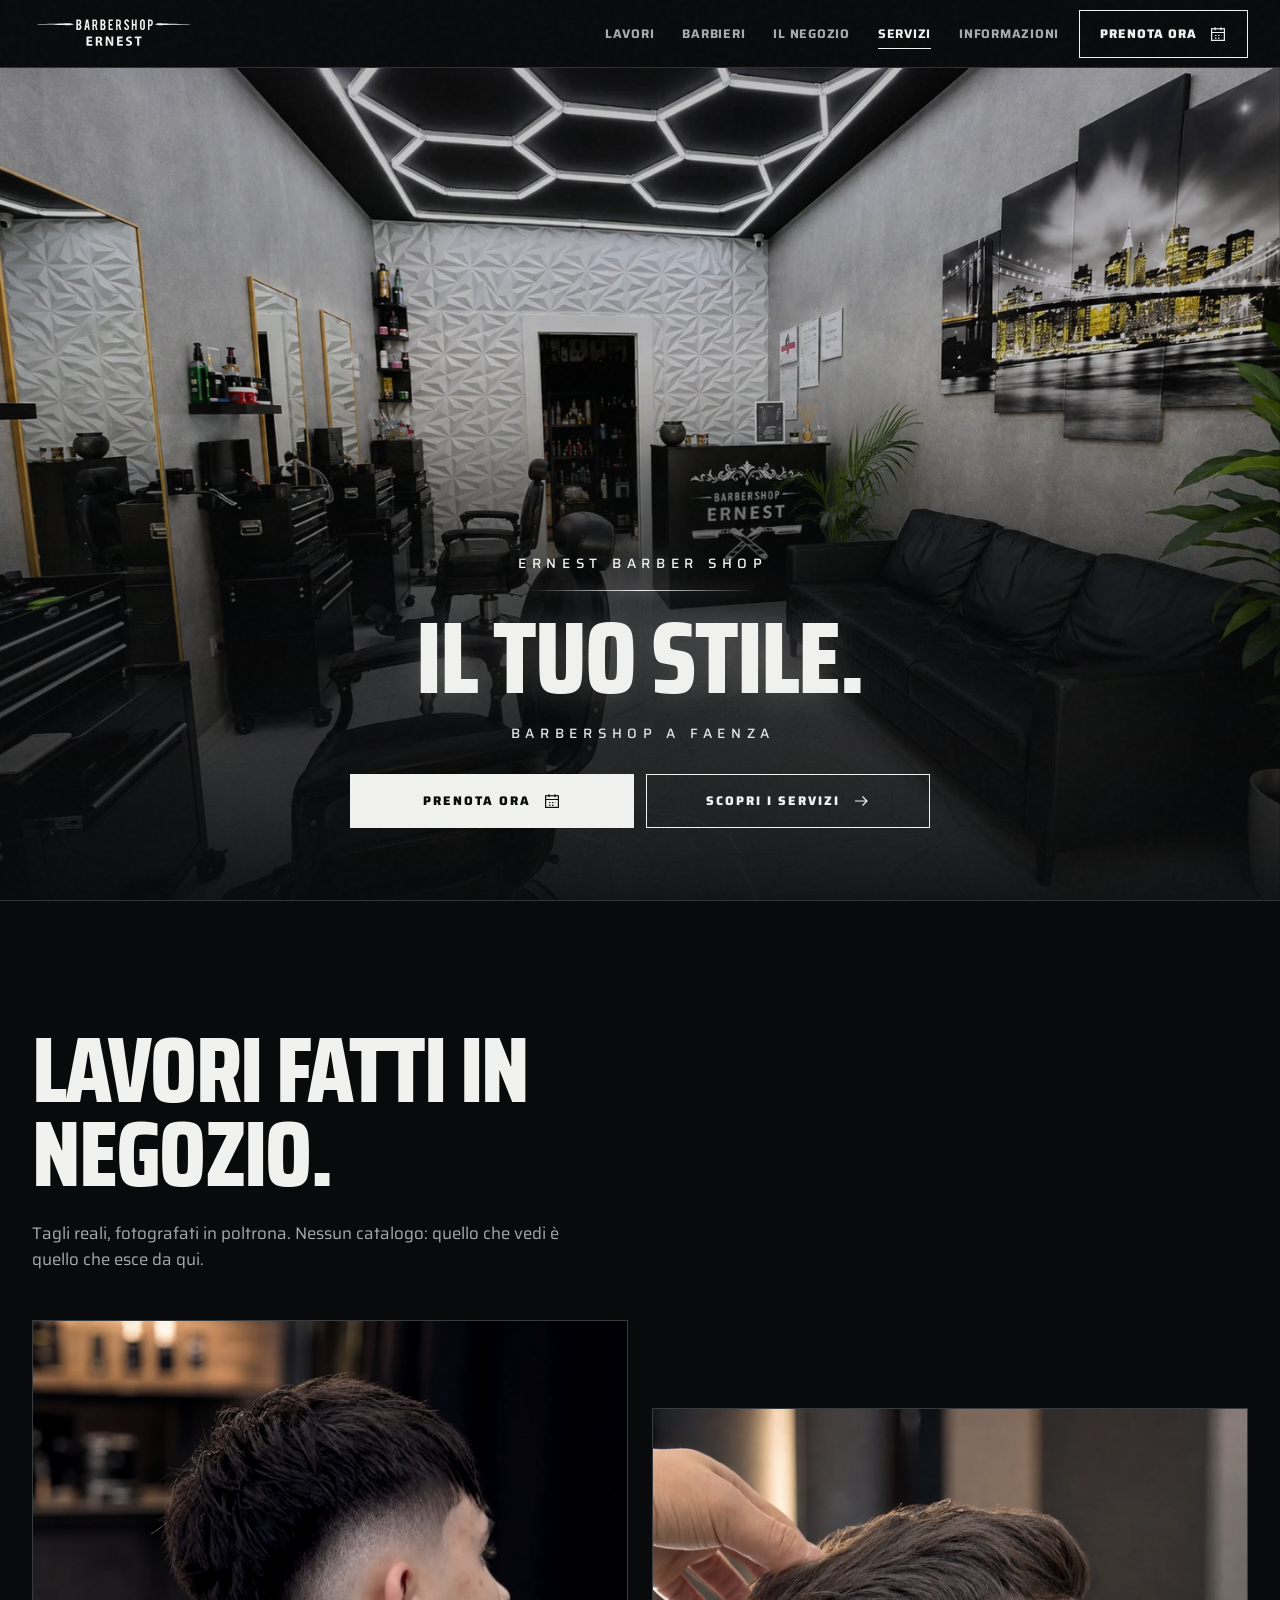
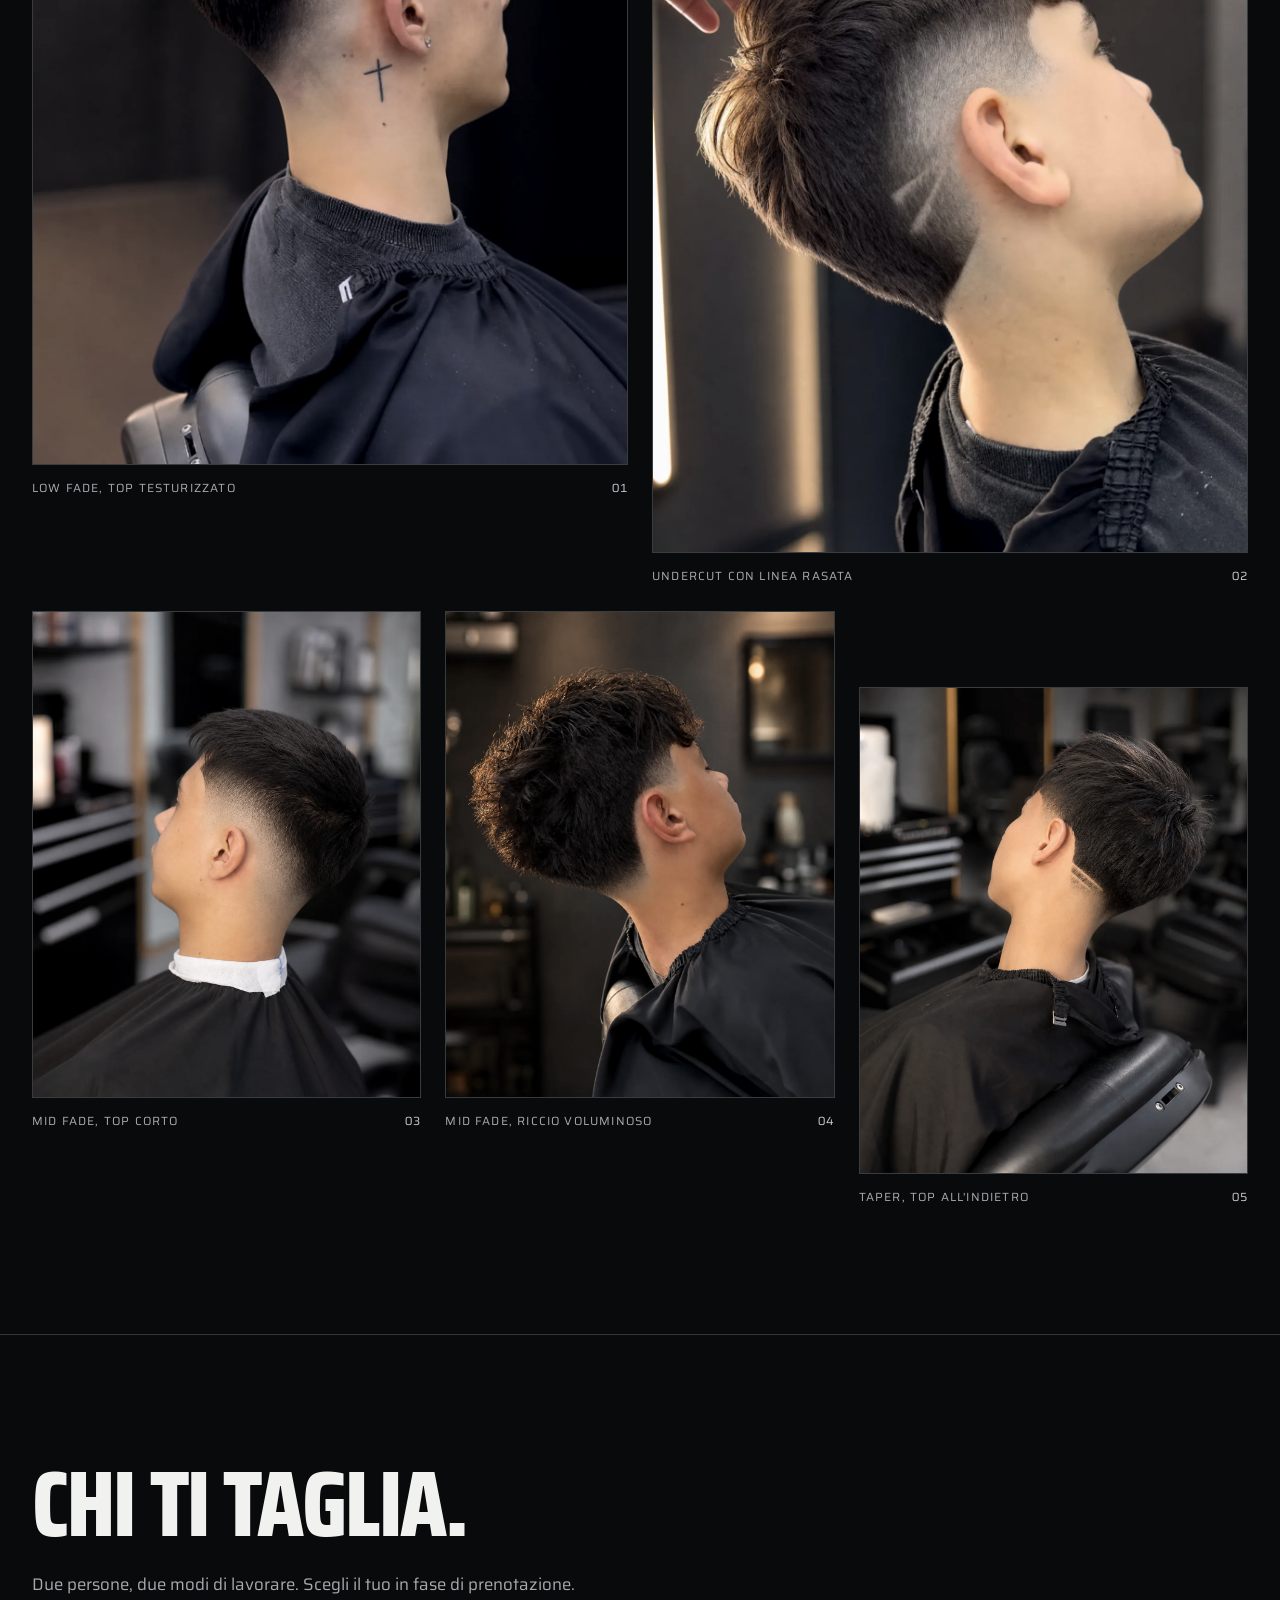
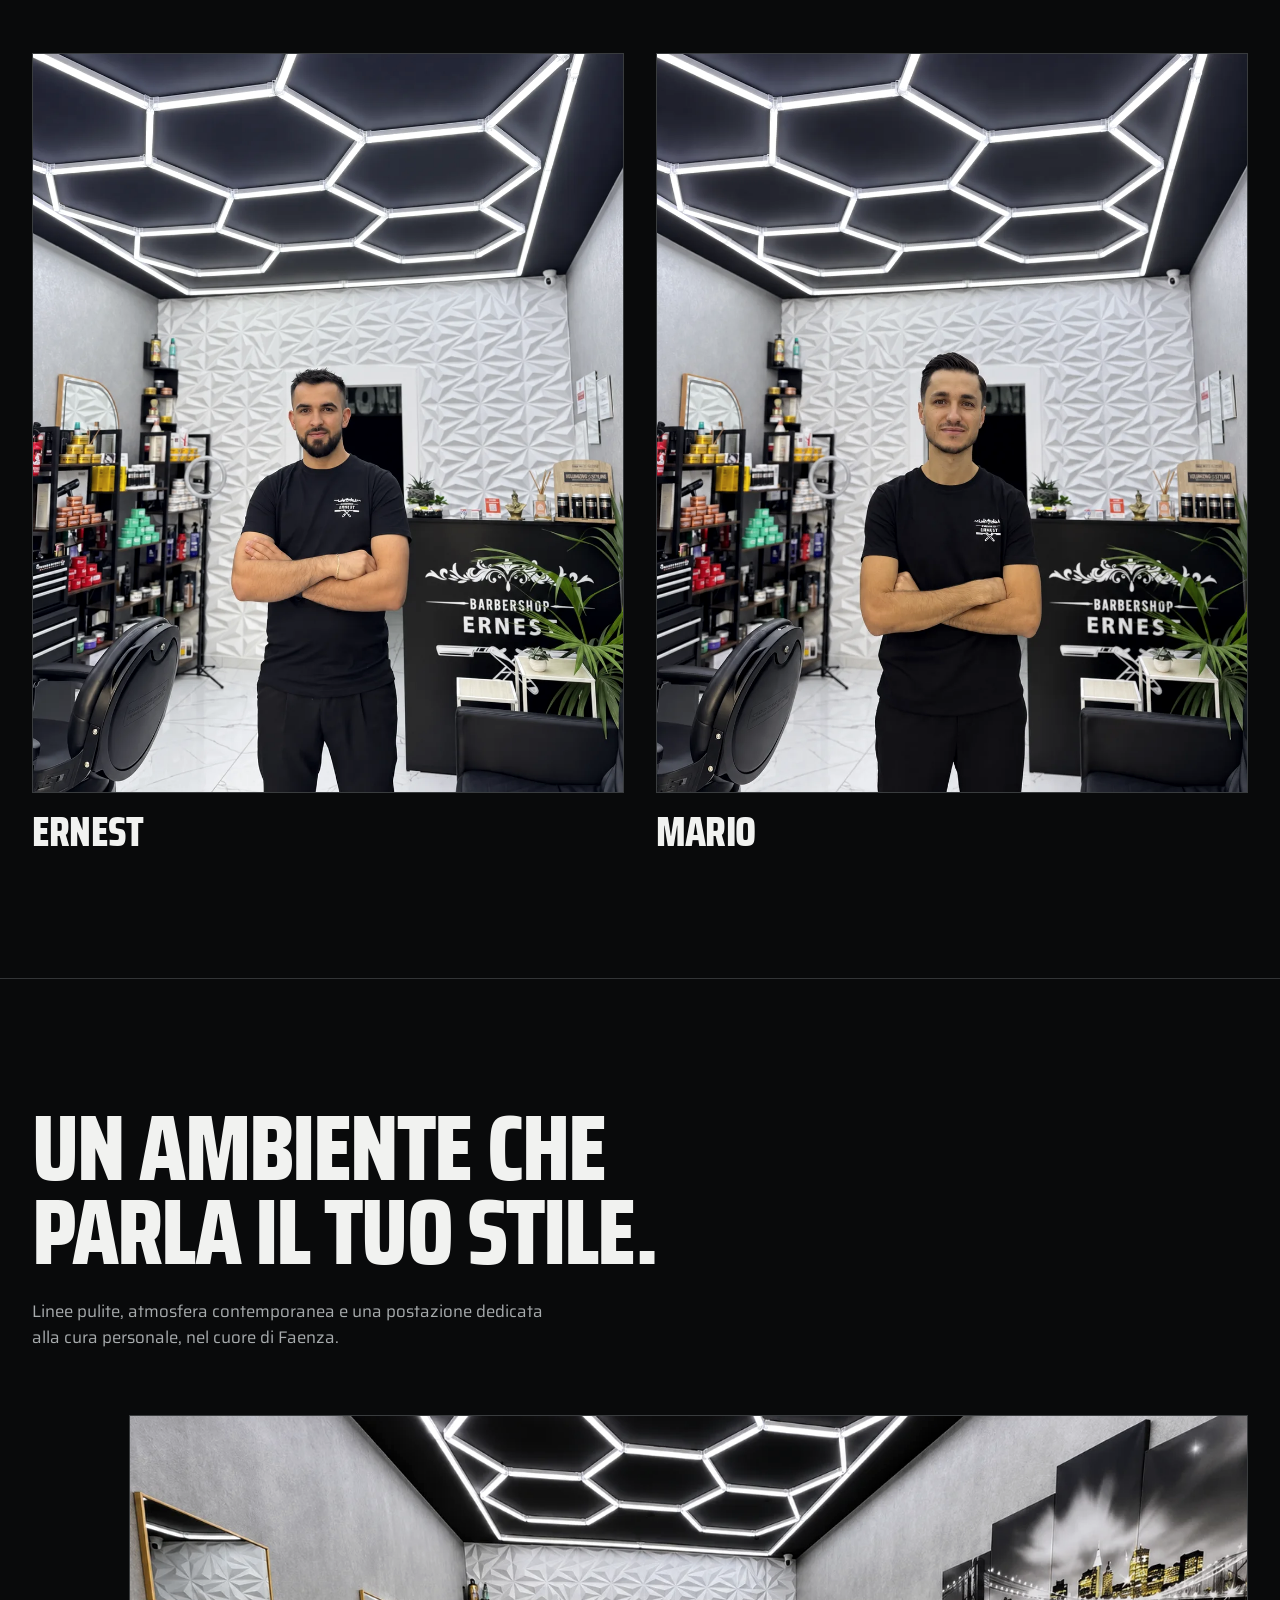
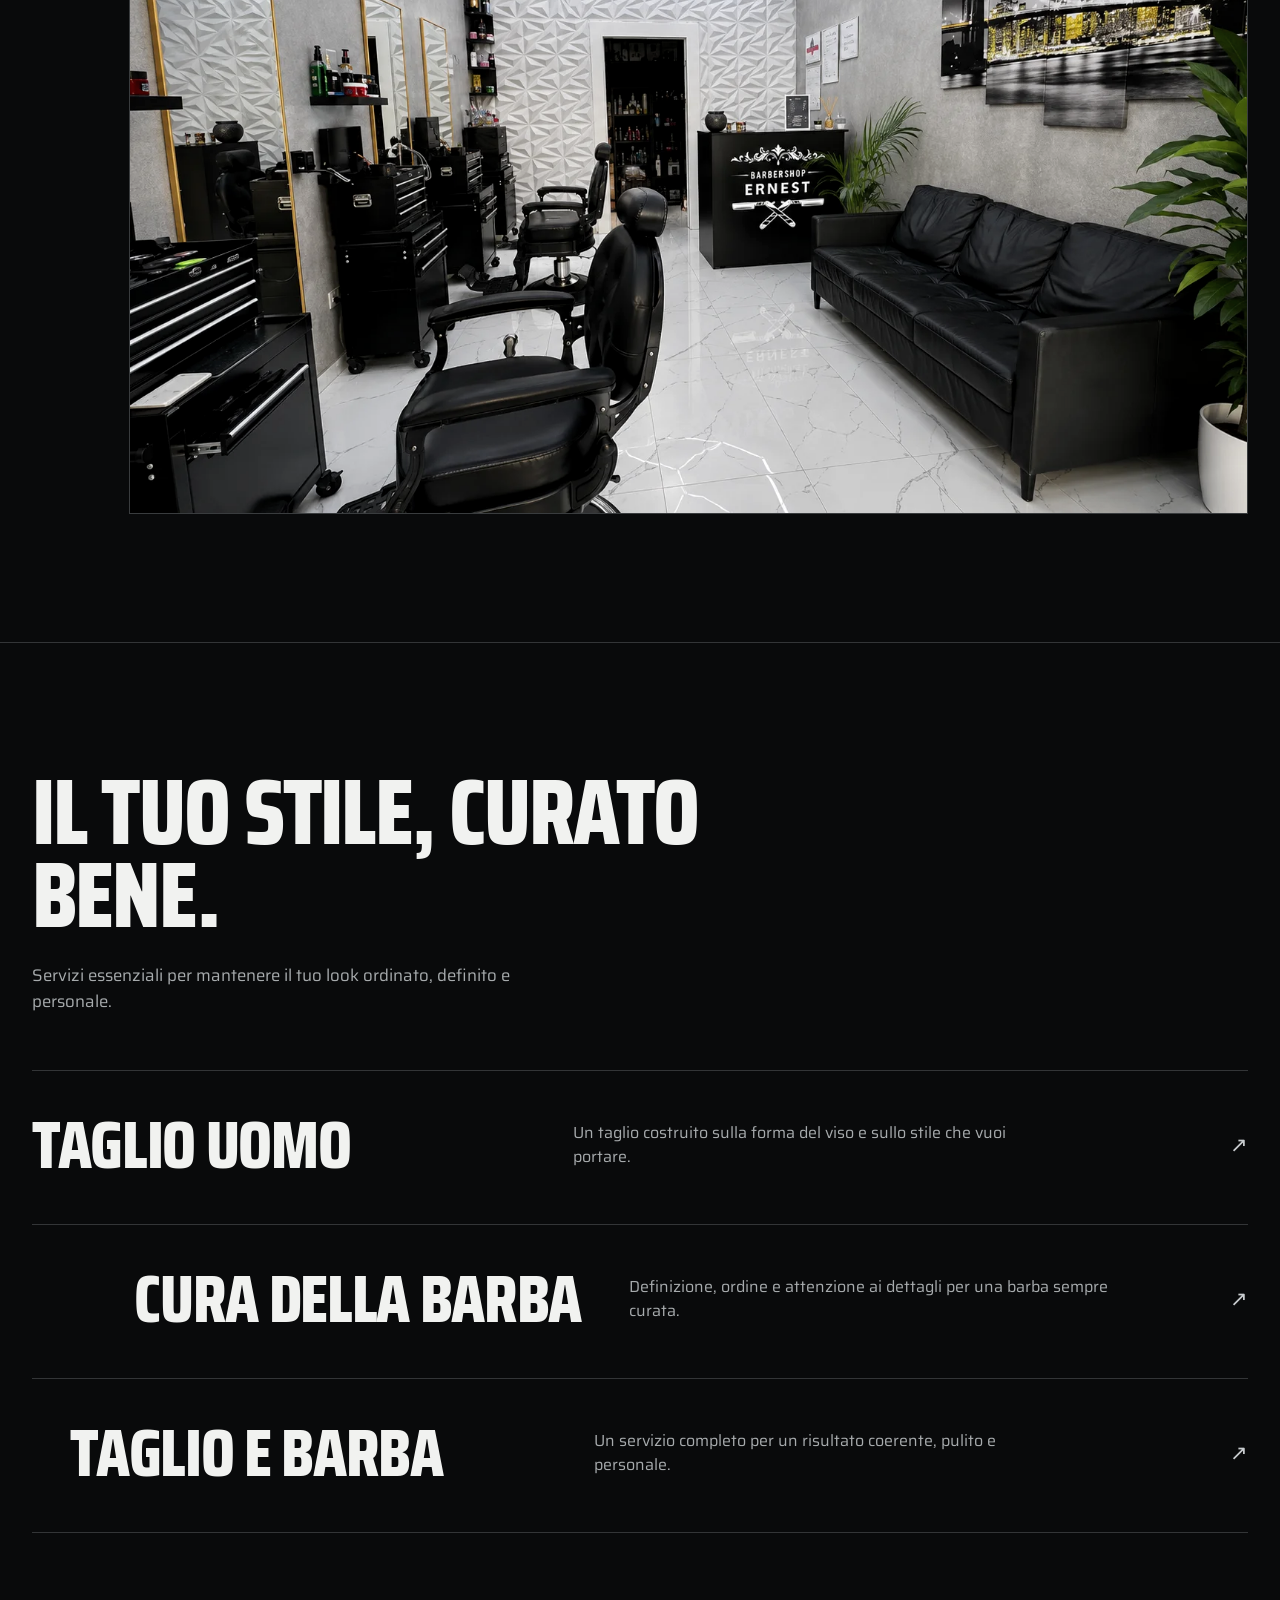
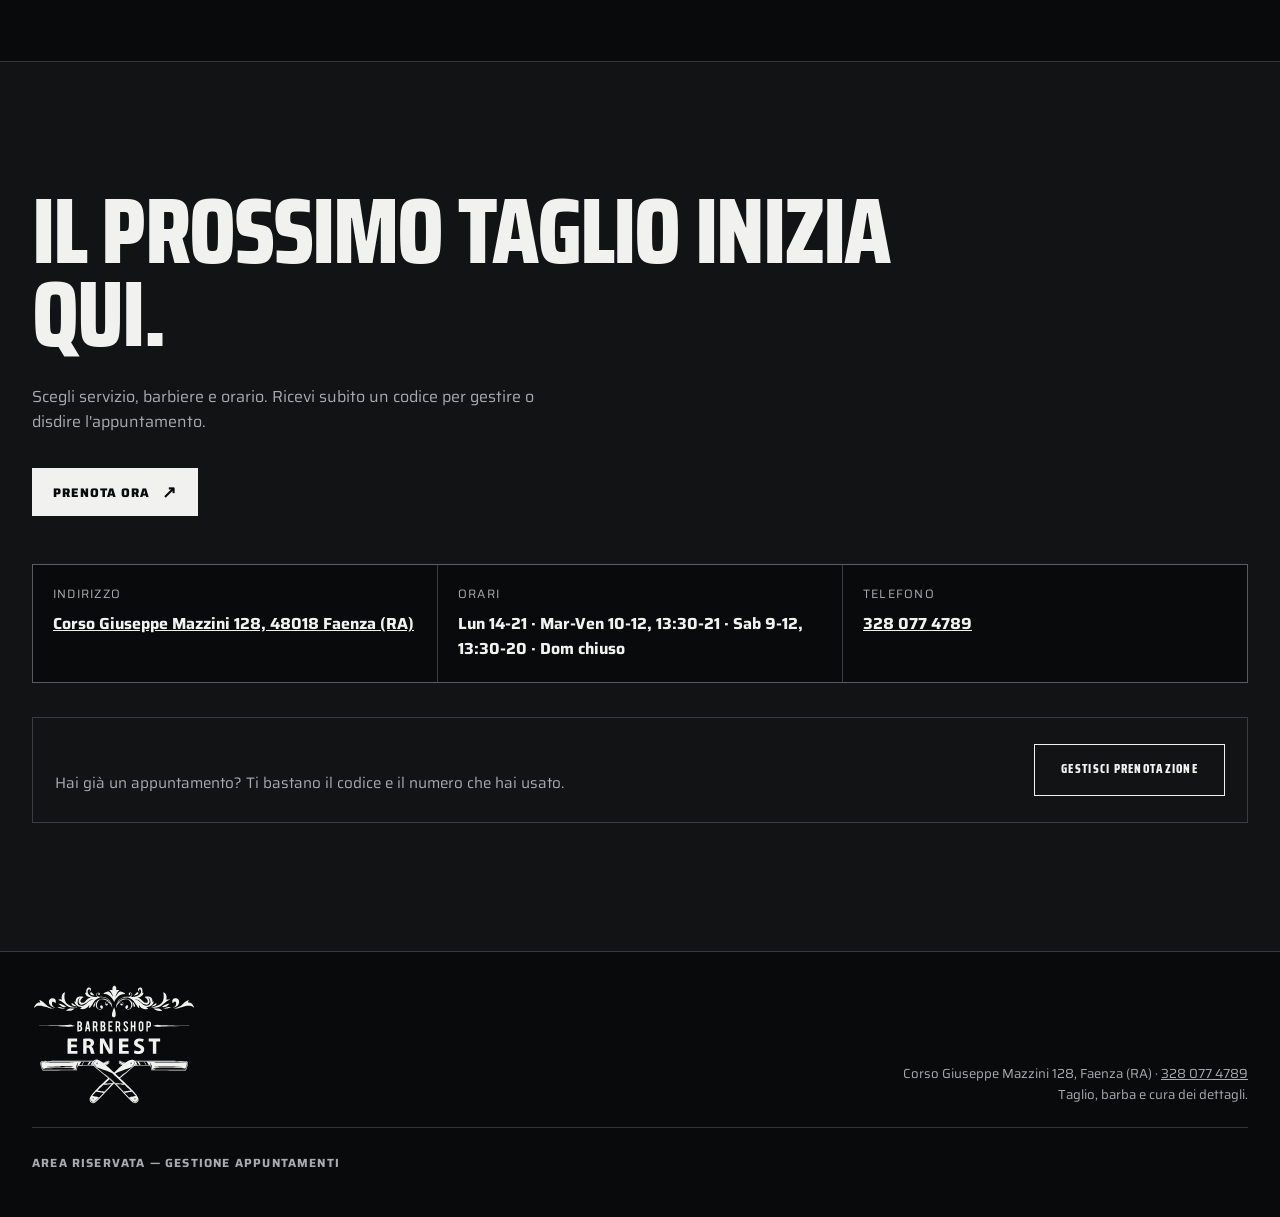
<file: index.html>
<!DOCTYPE html>
<html lang="it"><head>
  <meta charset="utf-8">
  <meta name="viewport" content="width=device-width, initial-scale=1">
  <meta name="theme-color" content="#090a0b">
  <title>Ernest Barbershop — Barbiere a Faenza</title>
  <meta name="description" content="Ernest Barbershop, barbiere a Faenza specializzato in taglio uomo e cura della barba. Prenota online in pochi click — Corso Giuseppe Mazzini 128.">
  <link rel="canonical" href="https://ernestbarbershop.it/">
  <link rel="icon" type="image/png" sizes="96x96" href="/favicon-96x96.png">
  <link rel="icon" type="image/png" sizes="32x32" href="/favicon-32x32.png">
  <link rel="icon" type="image/png" sizes="16x16" href="/favicon-16x16.png">
  <link rel="apple-touch-icon" sizes="180x180" href="/apple-touch-icon.png">
  <link rel="icon" type="image/png" sizes="192x192" href="/android-chrome-192x192.png">
  <meta property="og:type" content="business.business">
  <meta property="og:site_name" content="Ernest Barbershop">
  <meta property="og:locale" content="it_IT">
  <meta property="og:url" content="https://ernestbarbershop.it/">
  <meta property="og:title" content="Ernest Barbershop — Barbiere a Faenza">
  <meta property="og:description" content="Barbiere a Faenza specializzato in taglio uomo e cura della barba, in uno spazio contemporaneo dedicato alla cura maschile.">
  <meta property="og:image" content="https://ernestbarbershop.it/images/barber-ernest/lavori/taglio-01.webp">
  <meta name="twitter:card" content="summary_large_image">
  <meta name="twitter:title" content="Ernest Barbershop — Barbiere a Faenza">
  <meta name="twitter:description" content="Barbiere a Faenza specializzato in taglio uomo e cura della barba. Corso Giuseppe Mazzini 128.">
  <meta name="twitter:image" content="https://ernestbarbershop.it/images/barber-ernest/lavori/taglio-01.webp">
  <script type="application/ld+json">
  {
    "@context": "https://schema.org",
    "@type": "HairSalon",
    "@id": "https://ernestbarbershop.it/#negozio",
    "name": "Ernest Barbershop",
    "image": "https://ernestbarbershop.it/images/barber-ernest/shop-hero.webp",
    "logo": "https://ernestbarbershop.it/apple-touch-icon.png",
    "url": "https://ernestbarbershop.it/",
    "telephone": "+393280774789",
    "priceRange": "€5–€35",
    "areaServed": "Faenza",
    "address": {
      "@type": "PostalAddress",
      "streetAddress": "Corso Giuseppe Mazzini 128",
      "addressLocality": "Faenza",
      "addressRegion": "RA",
      "postalCode": "48018",
      "addressCountry": "IT"
    },
    "openingHoursSpecification": [
      { "@type": "OpeningHoursSpecification", "dayOfWeek": "Monday", "opens": "14:00", "closes": "21:00" },
      { "@type": "OpeningHoursSpecification", "dayOfWeek": ["Tuesday", "Wednesday", "Thursday", "Friday"], "opens": "10:00", "closes": "12:00" },
      { "@type": "OpeningHoursSpecification", "dayOfWeek": ["Tuesday", "Wednesday", "Thursday", "Friday"], "opens": "13:30", "closes": "21:00" },
      { "@type": "OpeningHoursSpecification", "dayOfWeek": "Saturday", "opens": "09:00", "closes": "12:00" },
      { "@type": "OpeningHoursSpecification", "dayOfWeek": "Saturday", "opens": "13:30", "closes": "20:00" }
    ]
  }
  </script>
  <link rel="preconnect" href="https://fonts.googleapis.com">
  <link rel="preconnect" href="https://fonts.gstatic.com" crossorigin="">
  <link href="https://fonts.googleapis.com/css2?family=Saira+Condensed:wght@700;800&amp;family=Saira:wght@400;500;600&amp;display=swap" rel="stylesheet">
  <link rel="preload" href="images/barber-ernest/shop-hero-v2.webp" as="image" type="image/webp" fetchpriority="high" media="(max-width: 979px)">
  <link rel="preload" href="images/barber-ernest/shop-section-desktop-hq.webp" as="image" type="image/webp" fetchpriority="high" media="(min-width: 980px)">
  <link rel="stylesheet" href="booking/booking.css">
  <style>
    *, *::before, *::after { box-sizing: border-box; }

    :root {
      color-scheme: dark;
      --ink: #090a0b;
      --ink-raised: #111315;
      --steel: #c9cdd0;
      --paper: #f1f2f0;
      --muted: #a7abad;
      --line: rgba(201, 205, 208, .22);
      --display: "Saira Condensed", "HelveticaNeue-CondensedBold", "Arial Narrow", sans-serif;
      --body: "Saira", "Helvetica Neue", Helvetica, Arial, sans-serif;
      --max: 1280px;
      --header-h: 68px;
    }

    html {
      scroll-behavior: smooth;
      scroll-padding-top: calc(var(--header-h) + 20px);
      background: var(--ink);
      overscroll-behavior-y: none;
      /* Il doppio tap resta un gesto involontario mentre si scorre per
         prenotare: disattiva lo zoom-al-doppio-tap senza toccare il pizzico
         a due dita, che deve restare per chi ne ha bisogno per leggere. */
      touch-action: manipulation;
    }
    body {
      margin: 0;
      background: var(--ink);
      color: var(--paper);
      font: 400 16px/1.55 var(--body);
      -webkit-font-smoothing: antialiased;
      overscroll-behavior-y: none;
    }

    /* Grana: un div vero e non body::before. Safari iOS 26 colora la fascia
       dell'orologio col fondo della header sticky che trova in cima, ma uno
       pseudo-elemento di body risulta "body" al suo controllo e la header non
       viene mai raggiunta: lassù si vedeva il sito scorrere. Un div quasi
       trasparente e senza pointer-events invece Safari lo salta. */
    .grain {
      position: fixed;
      inset: 0;
      z-index: 5;
      pointer-events: none;
      opacity: .035;
      background-image: url("data:image/svg+xml,%3Csvg viewBox='0 0 180 180' xmlns='http://www.w3.org/2000/svg'%3E%3Cfilter id='n'%3E%3CfeTurbulence type='fractalNoise' baseFrequency='.9' numOctaves='3' stitchTiles='stitch'/%3E%3C/filter%3E%3Crect width='100%25' height='100%25' filter='url(%23n)' opacity='.7'/%3E%3C/svg%3E");
    }

    img { display: block; max-width: 100%; }
    a { color: inherit; }
    button, a { -webkit-tap-highlight-color: transparent; }
    button { font: inherit; }
    :focus-visible { outline: 2px solid var(--paper); outline-offset: 4px; }

    .shell { width: min(calc(100% - 40px), var(--max)); margin-inline: auto; }
    .display {
      font-family: var(--display);
      font-weight: 800;
      letter-spacing: -.02em;
      line-height: .9;
      text-transform: uppercase;
    }

    .skip-link {
      position: absolute;
      left: 20px;
      top: -60px;
      z-index: 6;
      padding: 12px 18px;
      background: var(--paper);
      color: var(--ink);
      font-size: .78rem;
      font-weight: 700;
      letter-spacing: .08em;
      text-decoration: none;
      text-transform: uppercase;
      transition: top 180ms ease;
    }

    .skip-link:focus-visible { top: 14px; }

    .site-header {
      /* sticky e non fixed: su iOS Safari la barra fixed resta indietro
         durante lo scroll con inerzia e il contenuto le passa sopra */
      position: sticky;
      top: 0;
      z-index: 4;
      height: var(--header-h);
      border-bottom: 1px solid rgba(241, 242, 240, .16);
      /* opaco: su iOS Safari backdrop-filter senza prefisso non si applica
         e lo sfondo traspariva attraverso la barra */
      background: var(--ink);
    }

    .nav {
      height: 100%;
      display: flex;
      align-items: center;
      justify-content: space-between;
      gap: 20px;
    }

    .brand-link {
      display: block;
      width: 164px;
      flex: 0 0 auto;
    }

    .brand-logo--compact { width: 100%; height: auto; }

    .nav-links { display: none; }

    .button {
      min-height: 48px;
      display: inline-flex;
      align-items: center;
      justify-content: center;
      gap: 12px;
      padding: 0 20px;
      border: 1px solid var(--paper);
      border-radius: 0;
      background: var(--paper);
      color: var(--ink);
      font-size: .78rem;
      font-weight: 800;
      letter-spacing: .08em;
      text-decoration: none;
      text-transform: uppercase;
      white-space: nowrap;
      cursor: pointer;
      transition: transform 180ms ease, background 180ms ease, color 180ms ease;
    }

    .button::after { content: "↗"; font-size: 1.05rem; line-height: 1; }
    .button:hover { background: transparent; color: var(--paper); }
    .button:active { transform: translateY(1px); }
    .button-ghost { background: rgba(9, 10, 11, .48); color: var(--paper); }

    .hero {
      position: relative;
      /* la barra sticky occupa spazio nel flusso: va scalata dall'altezza */
      min-height: calc(100dvh - var(--header-h));
      overflow: hidden;
      isolation: isolate;
      border-bottom: 1px solid var(--line);
    }

    .hero-media, .hero-media::after { position: absolute; inset: 0; }
    .hero-media { z-index: -2; background: var(--ink-raised); }
    .hero-media img {
      width: 100%;
      height: 100%;
      object-fit: cover;
      object-position: 50% 46%;
    }

    .hero-media::after {
      content: "";
      background: linear-gradient(180deg, rgba(9, 10, 11, .22) 0%, rgba(9, 10, 11, .42) 46%, rgba(9, 10, 11, .94) 100%);
    }

    .hero-grid {
      min-height: calc(100dvh - var(--header-h));
      display: grid;
      align-items: end;
      padding-block: 40px 38px;
    }

    .hero-copy { max-width: 700px; }
    .hero-logo { display: none; }
    .hero h1 { margin: 0; font-size: clamp(3.2rem, 13.5vw, 5rem); text-wrap: balance; }
    .hero h1 span { display: block; }
    .hero p { max-width: 34rem; margin: 24px 0 0; color: #e1e3e2; font-size: 1.02rem; }
    .hero-actions { display: grid; gap: 10px; margin-top: 28px; }

    /* mobile: logo e bottone si contendevano i 280-350px della barra e a 320px
       sbordavano; qui la barra è più bassa e i due elementi più compatti */
    @media (max-width: 719px) {
      :root { --header-h: 58px; }
      .brand-link { width: clamp(112px, 33vw, 132px); }
      .site-header .button {
        min-height: 44px; /* soglia touch target, non scendere sotto */
        padding-inline: 13px;
        gap: 7px;
        font-size: .68rem;
        letter-spacing: .06em;
      }
      .site-header .button::after { font-size: .9rem; }
    }

    .section { padding-block: 88px; border-bottom: 1px solid var(--line); }
    .section h2 { max-width: 780px; margin: 0; font-size: clamp(2.7rem, 12vw, 5.8rem); }
    .section-intro { max-width: 560px; margin: 24px 0 0; color: var(--muted); font-size: 1.05rem; }

    .services { margin-top: 56px; border-top: 1px solid var(--line); }
    .service {
      display: grid;
      gap: 14px;
      padding: 28px 0 32px;
      border-bottom: 1px solid var(--line);
    }

    .service { transition: background 220ms ease; }
    .service:hover { background: var(--ink-raised); }
    .service h3 { margin: 0; font-size: clamp(2rem, 9vw, 4.2rem); }
    .service p { max-width: 480px; margin: 0; color: var(--muted); }

    .service-mark {
      color: var(--steel);
      font-size: 1.3rem;
      transition: transform 220ms cubic-bezier(.16, 1, .3, 1), color 220ms ease;
    }

    .service:hover .service-mark { color: var(--paper); transform: translate(4px, -4px); }

    .team-grid { display: grid; gap: 40px; margin-top: 48px; }

    .team-photo {
      position: relative;
      aspect-ratio: 4 / 5;
      overflow: hidden;
      border: 1px solid var(--line);
      background: var(--ink-raised);
    }

    .team-photo img {
      width: 100%;
      height: 100%;
      object-fit: cover;
      object-position: 50% 20%;
      filter: contrast(1.03) saturate(.86);
    }

    .team-card h3 { margin: 20px 0 0; font-size: clamp(1.9rem, 8vw, 2.6rem); }

    .shop-story { overflow: clip; }
    .shop-story .section-intro { max-width: 32rem; }
    .shop-photo {
      position: relative;
      width: calc(100% + 40px);
      aspect-ratio: 3 / 4;
      margin: 40px 0 0 -20px;
      overflow: hidden;
      border: 1px solid var(--line);
      background: var(--ink-raised);
    }

    .shop-photo picture { display: block; width: 100%; height: 100%; }

    .shop-photo img {
      width: 100%;
      height: 100%;
      object-fit: cover;
      object-position: 50% 50%;
      filter: contrast(1.03) saturate(.86);
    }

    .works-rail {
      display: grid;
      grid-auto-flow: column;
      grid-auto-columns: 76%;
      gap: 14px;
      margin-top: 48px;
      padding-inline: 20px;
      overflow-x: auto;
      overscroll-behavior-x: contain;
      scroll-snap-type: x mandatory;
      scrollbar-width: none;
    }

    .works-rail::-webkit-scrollbar { display: none; }

    .work { margin: 0; scroll-snap-align: center; }

    .work-frame {
      position: relative;
      aspect-ratio: 4 / 5;
      overflow: hidden;
      border: 1px solid var(--line);
      background: var(--ink-raised);
    }

    .work-frame img {
      width: 100%;
      height: 100%;
      object-fit: cover;
      filter: contrast(1.03) saturate(.86);
      transition: transform 620ms cubic-bezier(.16, 1, .3, 1);
    }

    .work:hover .work-frame img { transform: scale(1.045); }

    .work figcaption {
      display: flex;
      align-items: baseline;
      justify-content: space-between;
      gap: 14px;
      margin-top: 14px;
      color: var(--muted);
      font-size: .74rem;
      letter-spacing: .1em;
      text-transform: uppercase;
    }

    .work-index { color: var(--steel); font-variant-numeric: tabular-nums; }

    .works-hint {
      margin: 18px 0 0;
      color: var(--muted);
      font-size: .74rem;
      letter-spacing: .1em;
      text-transform: uppercase;
    }

    .booking {
      position: relative;
      min-height: 78dvh;
      display: grid;
      align-items: center;
      overflow: hidden;
      background: var(--ink-raised);
    }

    .booking h2 { max-width: 900px; }
    .booking p { max-width: 520px; margin: 28px 0 0; color: var(--muted); }
    .booking .button { width: 100%; margin-top: 34px; }

    .facts {
      display: grid;
      gap: 1px;
      margin-top: 48px;
      background: var(--line);
      border: 1px solid var(--line);
    }

    .fact { padding: 20px; background: var(--ink); }
    .fact dt { color: var(--muted); font-size: .76rem; letter-spacing: .1em; text-transform: uppercase; }
    .fact dd { margin: 8px 0 0; font-weight: 700; }

    footer { padding: 32px 0 42px; color: var(--muted); }
    .footer-grid { display: grid; gap: 24px; }
    .footer-logo { width: 164px; height: auto; }
    footer p { margin: 0; font-size: .82rem; }

    .footer-links { margin-top: 22px; padding-top: 22px; border-top: 1px solid var(--line); }
    .footer-links a {
      display: inline-block;
      color: var(--muted);
      font-size: .74rem;
      font-weight: 700;
      letter-spacing: .1em;
      text-transform: uppercase;
      text-decoration: none;
      border-bottom: 1px solid transparent;
      transition: color 200ms ease, border-color 200ms ease;
    }
    .footer-links a:hover { color: var(--paper); border-color: var(--paper); }

    dialog {
      width: min(100% - 32px, 520px);
      padding: 0;
      border: 1px solid var(--steel);
      border-radius: 0;
      background: var(--ink-raised);
      color: var(--paper);
    }

    dialog::backdrop { background: rgba(9, 10, 11, .82); backdrop-filter: blur(8px); }
    .dialog-inner { padding: 34px; }
    .dialog-inner h2 { margin: 0; font-size: clamp(2.4rem, 10vw, 4rem); }
    .dialog-inner p { margin: 20px 0 28px; color: var(--muted); }
    .dialog-inner .button { width: 100%; }
    .dialog-inner .button::after { content: "×"; }

    @media (min-width: 720px) {
      .shell { width: min(calc(100% - 64px), var(--max)); }
      .nav-links { display: flex; align-items: center; gap: 28px; margin-left: auto; }
      .nav-links a { color: var(--muted); font-size: .78rem; font-weight: 700; letter-spacing: .06em; text-decoration: none; text-transform: uppercase; }
      .nav-links a { position: relative; padding-block: 6px; transition: color 200ms ease; }
      .nav-links a:hover { color: var(--paper); }
      .nav-links a[aria-current="true"] { color: var(--paper); }

      .nav-links a[aria-current="true"]::after {
        content: "";
        position: absolute;
        inset: auto 0 0;
        height: 1px;
        background: var(--paper);
      }
      .hero-actions { display: flex; }
      .hero-actions .button { width: auto; }
      .service { grid-template-columns: minmax(260px, .9fr) 1.1fr auto; align-items: center; min-height: 154px; }
      .service:nth-child(2) { padding-left: 8vw; }
      .service:nth-child(3) { padding-left: 3vw; }
      .team-grid { grid-template-columns: repeat(2, 1fr); gap: 32px; margin-top: 56px; }
      .facts { grid-template-columns: repeat(3, 1fr); }
      .footer-grid { grid-template-columns: auto 1fr; align-items: end; }
      footer p { justify-self: end; text-align: right; }
      .shop-photo { width: 100%; aspect-ratio: 8 / 5; margin: 56px 0 0; }
    }

    @media (min-width: 980px) {
      .hero-media { left: 46%; }
      .hero-media::after { background: linear-gradient(90deg, var(--ink) 0%, rgba(9, 10, 11, .86) 5%, rgba(9, 10, 11, .05) 42%, rgba(9, 10, 11, .08) 100%); }
      .hero-grid { align-items: center; padding-block: 24px; }
      .hero-copy { width: 48%; }
      .hero-logo { display: block; width: 150px; height: auto; margin: 0 0 20px; }
      .hero h1 { font-size: clamp(3.7rem, 5.2vw, 5.2rem); }
      .hero h1 span { white-space: nowrap; }
      .hero p { font-size: 1.08rem; }
      .section { padding-block: 128px; }
      .shop-photo { width: 92%; margin: 64px 0 0 8%; }
      .booking .button { width: auto; }

      .works-rail {
        width: min(calc(100% - 64px), var(--max));
        margin-inline: auto;
        grid-auto-flow: row;
        grid-template-columns: repeat(6, 1fr);
        grid-auto-columns: auto;
        gap: 26px 24px;
        padding-inline: 0;
        overflow: visible;
        scroll-snap-type: none;
      }

      .work:nth-child(1) { grid-column: 1 / span 3; }
      .work:nth-child(2) { grid-column: 4 / span 3; margin-top: 88px; }
      .work:nth-child(3) { grid-column: 1 / span 2; }
      .work:nth-child(4) { grid-column: 3 / span 2; }
      .work:nth-child(5) { grid-column: 5 / span 2; margin-top: 76px; }

      .works-hint { display: none; }
    }

    @media (prefers-reduced-motion: no-preference) {
      .hero-media img { animation: hero-settle 1.2s cubic-bezier(.16, 1, .3, 1) both; }
      .hero-copy > * { animation: rise-in .65s cubic-bezier(.16, 1, .3, 1) both; }
      .hero-copy > :nth-child(2) { animation-delay: 80ms; }
      .hero-copy > :nth-child(3) { animation-delay: 150ms; }
      .hero-copy > :nth-child(4) { animation-delay: 220ms; }
      @keyframes rise-in { from { opacity: 0; transform: translateY(14px); } }
      @keyframes hero-settle { from { opacity: .7; transform: scale(1.035); } to { opacity: 1; transform: scale(1); } }
    }

    @media (prefers-reduced-motion: reduce) {
      html { scroll-behavior: auto; }
      *, *::before, *::after { animation-duration: .01ms !important; animation-iteration-count: 1 !important; transition-duration: .01ms !important; }
    }

    /* ---- Hero centrata e header con menu (demo 2026-10-09, schema della
       reference di Ueld; palette e font restano quelli di Ernest) ---- */
    .icon { width: 18px; height: 18px; flex: 0 0 auto; }
    .button.has-icon::after { content: none; }
    .button-outline { background: transparent; color: var(--paper); }
    .button-outline:hover { background: var(--paper); color: var(--ink); }
    .nav-actions { display: flex; align-items: center; gap: 4px; }
    .menu-toggle {
      width: 44px; height: 44px; padding: 10px;
      border: 0; background: transparent; color: var(--paper); cursor: pointer;
    }
    .menu-toggle svg { width: 100%; height: 100%; display: block; }

    .hero-media img { object-position: 50% 38%; }
    .hero-media::after {
      background: linear-gradient(180deg, rgba(9, 10, 11, .42) 0%, rgba(9, 10, 11, .22) 28%, rgba(9, 10, 11, .58) 56%, rgba(9, 10, 11, .96) 100%);
    }
    .hero-grid { justify-items: center; padding-block: 40px 44px; }
    .hero-copy { width: 100%; max-width: 600px; text-align: center; }
    .hero .hero-eyebrow, .hero .hero-sub {
      max-width: none; margin: 0; padding-left: .42em; /* compensa la spaziatura dell'ultima lettera */
      color: var(--paper); font-size: .76rem; font-weight: 500;
      letter-spacing: .42em; text-transform: uppercase;
    }
    .hero .hero-sub { margin-top: 18px; color: #e1e3e2; }
    .hero-rule {
      display: block; width: 52%; max-width: 230px; height: 1px; margin: 16px auto 20px;
      background: linear-gradient(90deg, transparent, var(--paper), transparent);
      box-shadow: 0 0 14px rgba(241, 242, 240, .55);
    }
    .hero h1 {
      font-size: clamp(3.8rem, 18vw, 6rem); line-height: .92;
      text-shadow: 0 0 32px rgba(241, 242, 240, .22);
    }
    .hero-actions { display: grid; gap: 12px; width: min(100%, 360px); margin: 30px auto 0; }
    .hero-actions .button { width: 100%; min-height: 54px; letter-spacing: .16em; }

    @media (max-width: 719px) {
      /* Misure prese dalla reference (941 px di larghezza) e convertite in vw:
         foto che parte da sotto la header come se fosse dietro di lei, testi e
         bottoni alla stessa distanza dal fondo. Titolo un po' più grande. */
      .hero-media { top: calc(-1 * var(--header-h)); }
      .hero-media img { object-position: 50% 0; }
      .hero-grid { padding-block: 40px 14.9vw; }
      .hero .hero-eyebrow, .hero .hero-sub { font-size: max(.66rem, 2.65vw); line-height: 1.3; }
      .hero-rule { width: 22vw; margin: 2.4vw auto 2.6vw; }
      .hero h1 { font-size: 19vw; line-height: .84; }
      .hero .hero-sub { margin-top: 3vw; }
      .hero-actions { width: 72.6vw; gap: 2vw; margin-top: 5.6vw; }
      .hero-actions .button { min-height: max(44px, 9.4vw); }
      .site-header .button-outline { background: transparent; color: var(--paper); }
      .nav-links.is-open {
        position: absolute; top: 100%; left: 0; right: 0;
        display: flex; flex-direction: column; padding: 4px 20px 16px;
        background: var(--ink); border-bottom: 1px solid var(--line);
      }
      .nav-links.is-open a {
        padding: 15px 0; border-bottom: 1px solid var(--line);
        color: var(--paper); font-size: .85rem; font-weight: 700; letter-spacing: .1em;
        text-decoration: none; text-transform: uppercase;
      }
    }
    @media (min-width: 720px) {
      .menu-toggle { display: none; }
      .hero-actions { display: grid; }
      .hero-actions .button { width: 100%; }
    }
    @media (min-width: 980px) {
      .hero-media { left: 0; }
      .hero-media img { object-position: 50% 50%; }
      .hero-media::after {
        background:
          radial-gradient(ellipse 34% 30% at 50% 72%, rgba(9, 10, 11, .55), transparent),
          linear-gradient(180deg, rgba(9, 10, 11, .25) 0%, rgba(9, 10, 11, .15) 35%, rgba(9, 10, 11, .62) 65%, rgba(9, 10, 11, .95) 100%);
      }
      .hero-grid { align-items: end; padding-block: 40px 72px; }
      .hero-copy { width: 100%; max-width: 760px; }
      .hero h1 { font-size: clamp(5rem, 8vw, 8rem); }
      .hero .hero-eyebrow, .hero .hero-sub { font-size: .85rem; }
      .hero-actions { grid-template-columns: 1fr 1fr; width: min(100%, 580px); }
    }
  </style>
</head>
<body>
  <div class="grain" aria-hidden="true"></div>
  <a class="skip-link" href="#top">Vai al contenuto</a>
  <header class="site-header">
    <nav class="nav shell" aria-label="Navigazione principale">
      <a class="brand-link" href="#top" aria-label="Ernest Barbershop, torna all'inizio">
        <img class="brand-logo--compact" src="images/barber-ernest/logo-compact.svg" width="1000" height="200" alt="">
      </a>
      <div class="nav-links" id="menu">
        <a href="#lavori">Lavori</a>
        <a href="#barbieri">Barbieri</a>
        <a href="#negozio" aria-current="true">Il negozio</a>
        <a href="#servizi">Servizi</a>
        <a href="#informazioni">Informazioni</a>
      </div>
      <div class="nav-actions">
        <a class="button button-outline has-icon" href="#prenota" data-booking-trigger="">Prenota ora <svg class="icon" viewBox="0 0 24 24" fill="none" stroke="currentColor" stroke-width="1.6" aria-hidden="true"><rect x="3.5" y="5" width="17" height="15.5"/><path d="M3.5 10h17M8 3v4M16 3v4M8 14h2M12 14h2M16 14h0.5M8 17.5h2M12 17.5h2"/></svg></a>
        <button class="menu-toggle" type="button" aria-controls="menu" aria-expanded="false" aria-label="Apri il menu">
          <svg viewBox="0 0 24 24" fill="none" stroke="currentColor" stroke-width="1.6" aria-hidden="true"><path d="M3 6h18M3 12h18M3 18h18"/></svg>
        </button>
      </div>
    </nav>
  </header>

  <main id="top">
    <section class="hero" aria-labelledby="hero-title">
      <picture class="hero-media">
        <source media="(min-width: 980px)" srcset="images/barber-ernest/shop-section-desktop-hq.webp" width="1506" height="941">
        <img src="images/barber-ernest/shop-hero-v2.webp" width="941" height="1672" alt="" fetchpriority="high">
      </picture>
      <div class="hero-grid shell">
        <div class="hero-copy">
          <p class="hero-eyebrow">Ernest Barber Shop</p>
          <span class="hero-rule" aria-hidden="true"></span>
          <h1 class="display" id="hero-title">Il tuo stile.</h1>
          <p class="hero-sub">Barbershop a Faenza</p>
          <div class="hero-actions">
            <a class="button has-icon" href="#prenota" data-booking-trigger="">Prenota ora <svg class="icon" viewBox="0 0 24 24" fill="none" stroke="currentColor" stroke-width="1.6" aria-hidden="true"><rect x="3.5" y="5" width="17" height="15.5"/><path d="M3.5 10h17M8 3v4M16 3v4M8 14h2M12 14h2M16 14h0.5M8 17.5h2M12 17.5h2"/></svg></a>
            <a class="button button-outline has-icon" href="#servizi">Scopri i servizi <svg class="icon" viewBox="0 0 24 24" fill="none" stroke="currentColor" stroke-width="1.6" aria-hidden="true"><path d="M4 12h16M14 6l6 6-6 6"/></svg></a>
          </div>
        </div>
      </div>
    </section>

    <section class="section" id="lavori" aria-labelledby="lavori-title">
      <div class="shell">
        <h2 class="display" id="lavori-title">Lavori fatti in negozio.</h2>
        <p class="section-intro">Tagli reali, fotografati in poltrona. Nessun catalogo: quello che vedi è quello che esce da qui.</p>
        <p class="works-hint" aria-hidden="true">Scorri →</p>
      </div>
      <div class="works-rail">
        <figure class="work">
          <div class="work-frame">
            <img src="images/barber-ernest/lavori/taglio-01.webp" width="1280" height="1600" loading="lazy" alt="Low fade sfumato sulla nuca con top testurizzato e frangia mossa in avanti">
          </div>
          <figcaption><span>Low fade, top testurizzato</span><span class="work-index">01</span></figcaption>
        </figure>
        <figure class="work">
          <div class="work-frame">
            <img src="images/barber-ernest/lavori/taglio-02.webp" width="1280" height="1600" loading="lazy" alt="Undercut con linea rasata netta che separa il top lungo pettinato all'indietro dai lati corti">
          </div>
          <figcaption><span>Undercut con linea rasata</span><span class="work-index">02</span></figcaption>
        </figure>
        <figure class="work">
          <div class="work-frame">
            <img src="images/barber-ernest/lavori/taglio-03.webp" width="1280" height="1600" loading="lazy" alt="Mid fade sui lati con contorno pulito attorno all'orecchio e top corto pettinato all'indietro">
          </div>
          <figcaption><span>Mid fade, top corto</span><span class="work-index">03</span></figcaption>
        </figure>
        <figure class="work">
          <div class="work-frame">
            <img src="images/barber-ernest/lavori/taglio-04.webp" width="1280" height="1600" loading="lazy" alt="Mid fade pulito sui lati in contrasto con un top riccio e voluminoso">
          </div>
          <figcaption><span>Mid fade, riccio voluminoso</span><span class="work-index">04</span></figcaption>
        </figure>
        <figure class="work">
          <div class="work-frame">
            <img src="images/barber-ernest/lavori/taglio-05.webp" width="1280" height="1600" loading="lazy" alt="Taper corto su nuca e contorno orecchio con top lungo pettinato all'indietro">
          </div>
          <figcaption><span>Taper, top all'indietro</span><span class="work-index">05</span></figcaption>
        </figure>
      </div>
    </section>

    <section class="section" id="barbieri" aria-labelledby="barbieri-title">
      <div class="shell">
        <h2 class="display" id="barbieri-title">Chi ti taglia.</h2>
        <p class="section-intro">Due persone, due modi di lavorare. Scegli il tuo in fase di prenotazione.</p>
        <div class="team-grid">
          <article class="team-card">
            <div class="team-photo">
              <img src="images/barber-ernest/barbieri/ernest-team.webp" width="1280" height="1600" loading="lazy" alt="Ernest, barbiere di Ernest Barbershop">
            </div>
            <h3 class="display">Ernest</h3>
          </article>
          <article class="team-card">
            <div class="team-photo">
              <img src="images/barber-ernest/barbieri/mario-team.webp" width="1280" height="1600" loading="lazy" alt="Mario, barbiere di Ernest Barbershop">
            </div>
            <h3 class="display">Mario</h3>
          </article>
        </div>
      </div>
    </section>

    <section class="section shop-story" id="negozio" aria-labelledby="negozio-title">
      <div class="shell">
        <h2 class="display" id="negozio-title">Un ambiente che parla il tuo stile.</h2>
        <p class="section-intro">Linee pulite, atmosfera contemporanea e una postazione dedicata alla cura personale, nel cuore di Faenza.</p>
        <figure class="shop-photo">
          <picture>
            <source media="(min-width: 720px)" srcset="images/barber-ernest/shop-section-desktop-hq.webp" type="image/webp">
            <img src="images/barber-ernest/shop-section-mobile-hq.webp" width="814" height="1086" loading="lazy" alt="Interno di Ernest Barbershop con poltrone nere, pavimento effetto marmo e soffitto a LED geometrici">
          </picture>
        </figure>
      </div>
    </section>

    <section class="section" id="servizi" aria-labelledby="servizi-title">
      <div class="shell">
        <h2 class="display" id="servizi-title">Il tuo stile, curato bene.</h2>
        <p class="section-intro">Servizi essenziali per mantenere il tuo look ordinato, definito e personale.</p>
        <div class="services">
          <article class="service">
            <h3 class="display">Taglio uomo</h3>
            <p>Un taglio costruito sulla forma del viso e sullo stile che vuoi portare.</p>
            <span class="service-mark" aria-hidden="true">↗</span>
          </article>
          <article class="service">
            <h3 class="display">Cura della barba</h3>
            <p>Definizione, ordine e attenzione ai dettagli per una barba sempre curata.</p>
            <span class="service-mark" aria-hidden="true">↗</span>
          </article>
          <article class="service">
            <h3 class="display">Taglio e barba</h3>
            <p>Un servizio completo per un risultato coerente, pulito e personale.</p>
            <span class="service-mark" aria-hidden="true">↗</span>
          </article>
        </div>
      </div>
    </section>

    <section class="section booking" id="prenota" aria-labelledby="prenota-title">
      <div class="shell">
        <h2 class="display" id="prenota-title">Il prossimo taglio inizia qui.</h2>
        <p>Scegli servizio, barbiere e orario. Ricevi subito un codice per gestire o disdire l'appuntamento.</p>
        <button class="button" type="button" data-booking-trigger="">Prenota ora</button>
        <dl class="facts" id="informazioni">
          <div class="fact">
            <dt>Indirizzo</dt>
            <dd><a href="https://www.google.com/maps/search/?api=1&amp;query=Corso+Giuseppe+Mazzini+128%2C+48018+Faenza+RA">Corso Giuseppe Mazzini 128, 48018 Faenza (RA)</a></dd>
          </div>
          <div class="fact">
            <dt>Orari</dt>
            <dd>Lun 14-21 · Mar-Ven 10-12, 13:30-21 · Sab 9-12, 13:30-20 · Dom chiuso</dd>
          </div>
          <div class="fact">
            <dt>Telefono</dt>
            <dd><a href="tel:+393280774789">328 077 4789</a></dd>
          </div>
        </dl>
        <div id="booking-root" aria-live="polite"></div>
      </div>
    </section>
  </main>

  <footer>
    <div class="footer-grid shell">
      <img class="footer-logo" src="images/barber-ernest/logo-full.svg" width="1061" height="783" loading="lazy" alt="Ernest Barbershop">
      <p>Corso Giuseppe Mazzini 128, Faenza (RA) · <a href="tel:+393280774789">328 077 4789</a><br>Taglio, barba e cura dei dettagli.</p>
    </div>
    <div class="footer-links shell">
      <a href="booking/admin.html" data-vai-gestionale>Area riservata — Gestione appuntamenti</a>
    </div>
  </footer>

  <script src="booking/config.js"></script>
  <script src="booking/tempo.js"></script>
  <script src="booking/seed.js"></script>
  <script src="booking/engine.js"></script>
  <script src="booking/selfcheck.js"></script>
  <script src="booking/widget-viste.js"></script>
  <script src="booking/widget.js"></script>

  <script>
    // Evidenzia in nav la sezione visibile. ponytail: IntersectionObserver, niente listener di scroll.
    const navLinks = new Map(
      [...document.querySelectorAll('.nav-links a')].map((a) => [a.hash.slice(1), a])
    );

    const spy = new IntersectionObserver((entries) => {
      for (const entry of entries) {
        const link = navLinks.get(entry.target.id);
        if (!link) continue;
        if (entry.isIntersecting) {
          navLinks.forEach((a) => a.removeAttribute('aria-current'));
          link.setAttribute('aria-current', 'true');
        }
      }
    }, { rootMargin: '-45% 0px -50% 0px' });

    const menu = document.getElementById('menu');
    const menuToggle = document.querySelector('.menu-toggle');
    const chiudiMenu = () => { menu.classList.remove('is-open'); menuToggle.setAttribute('aria-expanded', 'false'); };
    menuToggle.addEventListener('click', () => {
      const aperto = menu.classList.toggle('is-open');
      menuToggle.setAttribute('aria-expanded', String(aperto));
    });
    menu.addEventListener('click', (e) => { if (e.target.closest('a')) chiudiMenu(); });

    navLinks.forEach((_, id) => {
      const section = document.getElementById(id);
      if (section) spy.observe(section);
    });
  </script>


</body></html>
</file>
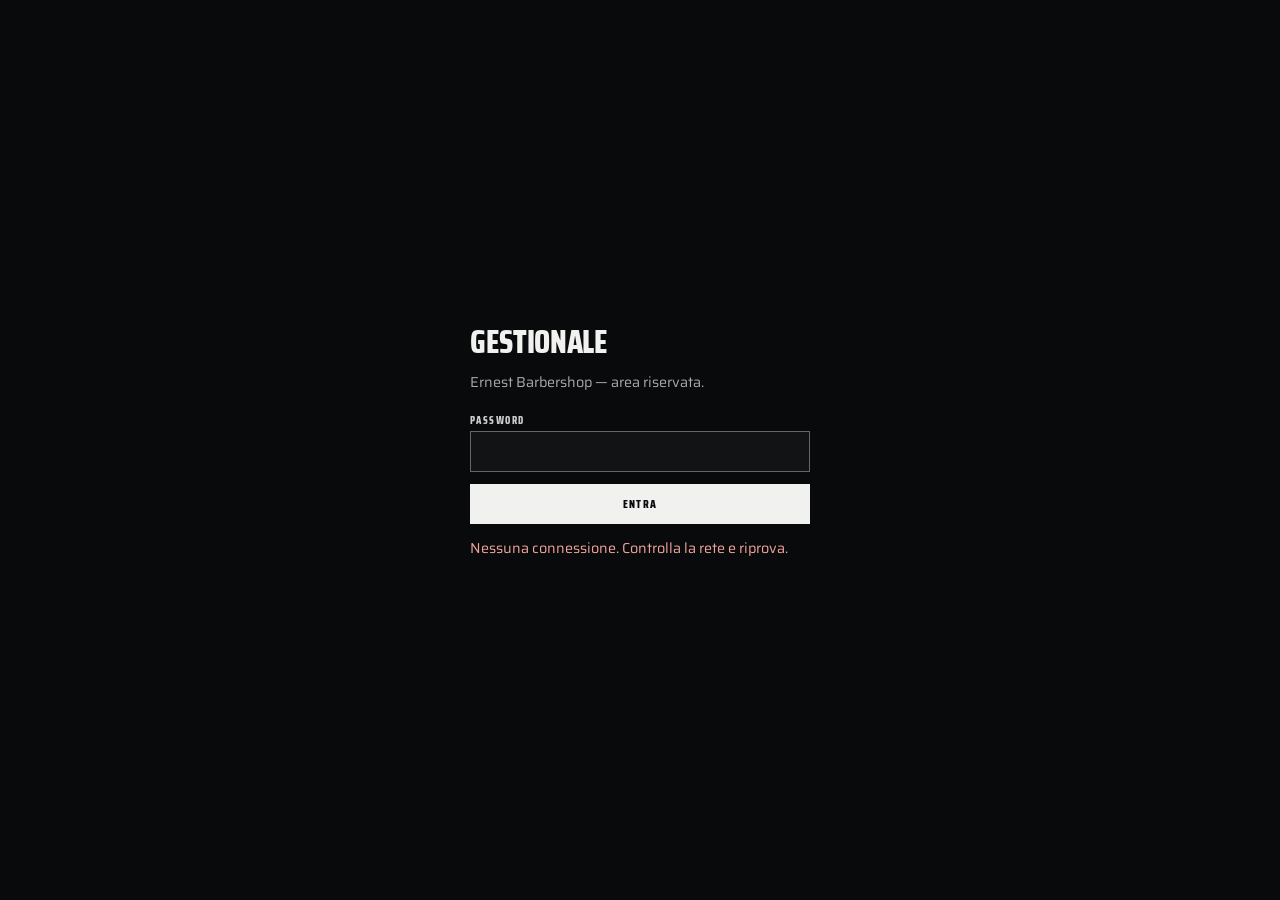
<file: booking/admin.html>
<!DOCTYPE html>
<html lang="it">
<head>
<meta charset="utf-8">
<meta name="viewport" content="width=device-width, initial-scale=1">
<meta name="robots" content="noindex, nofollow">
<title>Gestionale — Ernest Barbershop</title>
<link rel="icon" type="image/png" sizes="32x32" href="/favicon-32x32.png">
<link rel="icon" type="image/png" sizes="16x16" href="/favicon-16x16.png">
<link rel="apple-touch-icon" sizes="180x180" href="/apple-touch-icon.png">
<link rel="preconnect" href="https://fonts.googleapis.com">
<link rel="preconnect" href="https://fonts.gstatic.com" crossorigin>
<link href="https://fonts.googleapis.com/css2?family=Saira+Condensed:wght@700;800&family=Saira:wght@400;500;600&display=swap" rel="stylesheet">
<style>
  *, *::before, *::after { box-sizing: border-box; }

  :root {
    color-scheme: dark;
    --ink: #090a0b;
    --raised: #111315;
    --raised-2: #171a1c;
    --paper: #f1f2f0;
    --muted: #a7abad;
    --steel: #c9cdd0;
    --line: rgba(201, 205, 208, .22);
    --line-strong: rgba(201, 205, 208, .45);
    --bad: #e2564a;
    --good: #6ab07a;
    --display: "Saira Condensed", "Arial Narrow", sans-serif;
    --body: "Saira", "Helvetica Neue", Helvetica, Arial, sans-serif;
  }

  /* Il doppio tap è un gesto involontario mentre si tocca il calendario o si
     compila un form: disattiva lo zoom-al-doppio-tap senza toccare il
     pizzico a due dita, che deve restare per chi ne ha bisogno. */
  html { background: var(--ink); overscroll-behavior-y: none; touch-action: manipulation; }
  body { margin: 0; background: var(--ink); color: var(--paper); font: 400 15px/1.5 var(--body); overscroll-behavior-y: none; }
  /* deve battere i display: grid/flex dichiarati sotto, altrimenti l'attributo hidden non nasconde nulla */
  [hidden] { display: none !important; }
  h1, h2, h3 { font-family: var(--display); font-weight: 800; letter-spacing: -.01em; text-transform: uppercase; margin: 0; }
  a { color: inherit; }
  :focus-visible { outline: 2px solid var(--paper); outline-offset: 2px; }

  .wrap { width: min(calc(100% - 24px), 1400px); margin-inline: auto; }

  /* ------------------------------------------------------------- testa */
  header.bar {
    position: sticky; top: 0; z-index: 20;
    border-bottom: 1px solid var(--line);
    background: rgba(9, 10, 11, .94);
    backdrop-filter: blur(12px);
  }
  .bar-row { display: flex; align-items: center; gap: 14px; min-height: 60px; flex-wrap: wrap; }
  .bar-row h1 { font-size: 1.2rem; letter-spacing: .06em; margin-right: auto; }
  .tabs { display: flex; gap: 2px; overflow-x: auto; overscroll-behavior-x: contain; border-bottom: 1px solid var(--line); }
  .tab {
    flex: 0 0 auto; padding: 12px 16px; border: 0; border-bottom: 2px solid transparent;
    background: none; color: var(--muted); cursor: pointer;
    font: 800 .74rem/1 var(--display); letter-spacing: .12em; text-transform: uppercase;
  }
  .tab[aria-selected="true"] { color: var(--paper); border-bottom-color: var(--paper); }

  /* ------------------------------------------------------------ comandi */
  button, select, input, textarea { font-family: inherit; border-radius: 0; }
  .btn {
    display: inline-flex; align-items: center; justify-content: center; gap: 8px;
    min-height: 40px; padding: 0 16px; border: 1px solid var(--line-strong);
    background: transparent; color: var(--paper); cursor: pointer;
    font: 800 .72rem/1 var(--display); letter-spacing: .1em; text-transform: uppercase;
  }
  .btn:hover { border-color: var(--paper); }
  .btn-solid { background: var(--paper); color: var(--ink); border-color: var(--paper); }
  .btn-solid:hover { background: transparent; color: var(--paper); }
  .btn-bad { border-color: rgba(226, 86, 74, .6); color: #f0a49c; }
  .btn-bad:hover { border-color: var(--bad); }
  .btn-sm { min-height: 32px; padding: 0 10px; font-size: .66rem; }

  input[type=text], input[type=tel], input[type=date], input[type=time],
  input[type=number], input[type=password], select, textarea {
    width: 100%; min-height: 40px; padding: 9px 11px;
    border: 1px solid var(--line-strong); background: var(--raised); color: var(--paper);
    font: 400 .95rem/1.4 var(--body);
  }
  textarea { min-height: 76px; resize: vertical; }
  label.f { display: block; margin-bottom: 12px; }
  label.f > span {
    display: block; margin-bottom: 5px;
    font: 800 .66rem/1 var(--display); letter-spacing: .14em; text-transform: uppercase; color: var(--steel);
  }
  .grid2 { display: grid; gap: 0 14px; grid-template-columns: 1fr 1fr; }
  @media (max-width: 560px) { .grid2 { grid-template-columns: 1fr; } }

  /* --------------------------------------------------------- calendario */
  .cal-head { display: flex; align-items: center; gap: 10px; flex-wrap: wrap; padding: 16px 0; }
  .cal-title { font: 800 1.5rem/1 var(--display); text-transform: uppercase; margin-right: auto; }

  .cal { display: grid; grid-template-columns: 56px 1fr; border: 1px solid var(--line); background: var(--raised); }
  .gutter { border-right: 1px solid var(--line); position: relative; }
  .gutter i {
    position: absolute; left: 0; right: 6px; text-align: right; transform: translateY(-50%);
    font: 600 .68rem/1 var(--body); color: var(--muted); font-style: normal;
  }
  .cols { display: grid; }
  .col { position: relative; border-left: 1px solid var(--line); min-width: 0; }
  .col:first-child { border-left: 0; }
  /* altezza fissa: la colonna oraria di sinistra si allinea a questa misura */
  .col-head {
    position: sticky; top: 60px; z-index: 5;
    display: flex; align-items: center; gap: 8px; height: 34px; padding: 0 10px;
    border-bottom: 1px solid var(--line); background: var(--raised-2);
    font: 800 .74rem/1 var(--display); letter-spacing: .08em; text-transform: uppercase;
    overflow: hidden; white-space: nowrap;
  }
  .dot { width: 10px; height: 10px; flex: 0 0 auto; }
  .track { position: relative; cursor: crosshair; }
  .hour { position: absolute; left: 0; right: 0; border-top: 1px solid rgba(201,205,208,.10); }
  .hour.half { border-top-style: dotted; }
  .off {
    position: absolute; left: 0; right: 0; background: repeating-linear-gradient(
      -45deg, rgba(201,205,208,.05) 0 6px, transparent 6px 12px);
    border-block: 1px solid rgba(201,205,208,.12);
  }
  .off b { position: absolute; inset: 4px auto auto 6px; font: 800 .6rem/1 var(--display); letter-spacing: .1em; color: var(--muted); }

  /* left e width arrivano inline dal calcolo delle corsie (vista giorno) */
  .ev {
    position: absolute; left: 3px; right: 3px; min-width: 0; overflow: hidden;
    padding: 5px 7px; border: 1px solid; background: var(--raised-2); cursor: pointer;
    font-size: .74rem; line-height: 1.25; text-align: left;
  }
  .ev b { display: block; font: 800 .78rem/1.1 var(--display); letter-spacing: .02em; text-transform: uppercase; }
  .ev small { color: var(--muted); }
  .ev[data-stato="cancellata"] { opacity: .4; text-decoration: line-through; }
  .ev[data-stato="completata"] { border-style: dashed; }
  .ev[data-stato="no_show"] { border-color: var(--bad) !important; }

  /* ---------------------------------------------------------- settimana */
  .week { display: grid; grid-template-columns: repeat(7, minmax(0, 1fr)); gap: 1px; background: var(--line); border: 1px solid var(--line); }
  .wday { background: var(--raised); min-height: 150px; padding: 8px; }
  .wday h4 { margin: 0 0 8px; font: 800 .72rem/1 var(--display); letter-spacing: .1em; text-transform: uppercase; color: var(--steel); }
  /* i button sono inline-block di default: senza display block si affiancherebbero */
  .wday .ev { position: static; display: block; margin-bottom: 4px; left: auto; right: auto; width: 100%; height: auto; }
  @media (max-width: 900px) { .week { grid-template-columns: 1fr; } }

  /* -------------------------------------------------------------- liste */
  table { width: 100%; border-collapse: collapse; }
  th, td { padding: 10px 8px; border-bottom: 1px solid var(--line); text-align: left; vertical-align: top; font-size: .88rem; }
  th { font: 800 .66rem/1 var(--display); letter-spacing: .14em; text-transform: uppercase; color: var(--steel); }
  .num { font-family: var(--display); font-weight: 800; font-size: 1rem; }
  .pill {
    display: inline-block; padding: 2px 7px; border: 1px solid var(--line-strong);
    font: 800 .6rem/1.5 var(--display); letter-spacing: .1em; text-transform: uppercase; color: var(--muted);
  }
  .pill[data-s="confermata"] { border-color: var(--line-strong); color: var(--paper); }
  .pill[data-s="completata"] { border-color: rgba(106,176,122,.6); color: var(--good); }
  .pill[data-s="cancellata"] { opacity: .5; }
  .pill[data-s="no_show"] { border-color: rgba(226,86,74,.6); color: #f0a49c; }

  .card { border: 1px solid var(--line); background: var(--raised); padding: 16px; margin-bottom: 12px; }
  .card h3 { font-size: 1.05rem; margin-bottom: 4px; }
  .row-between { display: flex; align-items: center; gap: 12px; flex-wrap: wrap; justify-content: space-between; }
  .stack { display: flex; gap: 8px; flex-wrap: wrap; }
  .muted { color: var(--muted); }
  .totale { font: 800 1.6rem/1 var(--display); }

  section[hidden] { display: none; }
  main { padding-bottom: 80px; }

  /* -------------------------------------------------------------- modale */
  .modal { position: fixed; inset: 0; z-index: 40; display: none; align-items: flex-start; justify-content: center; background: rgba(9,10,11,.82); overflow-y: auto; padding: 24px 12px 60px; }
  .modal[data-open="true"] { display: flex; }
  .modal-box { width: min(100%, 520px); border: 1px solid var(--line-strong); background: var(--ink); padding: 22px; }
  .modal-box h2 { font-size: 1.4rem; margin-bottom: 14px; }

  /* --------------------------------------------------------------- login */
  .login { min-height: 100dvh; display: grid; place-items: center; padding: 24px; }
  .login form { width: min(100%, 340px); }
  .login h1 { font-size: 2rem; margin-bottom: 6px; }
  .login p { color: var(--muted); margin: 0 0 22px; font-size: .9rem; }

  /* ---------------------------------------------------------- telefono

     Il gestionale si usa quasi sempre col telefono in mano, spesso con un
     cliente sulla poltrona. Qui stanno le regole che valgono solo lì. */

  /* iOS ingrandisce la pagina da solo quando si tocca un campo con testo sotto
     i 16px, e dopo NON torna indietro: resta zoomata e scorre di lato. I campi
     erano a 15,2px (.95rem), quindi succedeva a ogni tocco. Si risolve con la
     dimensione del testo, non disattivando lo zoom: `user-scalable=no` toglie
     anche l'ingrandimento voluto — a chi non ci vede bene serve — e da iOS 10
     Safari lo ignora comunque. */
  /* Vale su QUALSIASI schermo touch, anche un tablet largo: lì lo zoom
     automatico scatta uguale. Non è legata alla larghezza. */
  @media (pointer: coarse), (max-width: 900px) {
    input[type=text], input[type=tel], input[type=date], input[type=time],
    input[type=number], input[type=password], input[type=email], select, textarea {
      font-size: 16px;
    }

    /* Bersagli da dito: 32px si sbagliano, soprattutto "Fatto" accanto a
       "Chiama", che sono due azioni molto diverse. */
    .btn { min-height: 44px; }
    .btn-sm { min-height: 40px; padding: 0 14px; font-size: .7rem; }
    .stack { gap: 8px; }
  }

  /* Il layout a schede invece dipende solo dalla larghezza: su un portatile con
     schermo touch da 1440px una tabella ci sta benissimo, e trasformarla in
     schede sarebbe un peggioramento. */
  @media (max-width: 900px) {

    /* Una tabella a sette colonne non ci sta in un telefono: facendola scorrere
       di lato il pulsante "Chiama", che è la cosa per cui si apre il
       gestionale, finisce fuori schermo. Ogni riga diventa una scheda, così si
       scorre solo in verticale e i pulsanti sono sempre raggiungibili. */
    table { display: block; width: 100%; }
    thead { display: none; }
    tbody, tr { display: block; width: 100%; }
    tr { border: 1px solid var(--line); padding: 12px 14px; margin-bottom: 10px; }
    td { display: block; border: 0; padding: 2px 0; white-space: normal; }
    td:empty { display: none; }
    /* L'ora in cima e grossa: è il primo dato che si cerca scorrendo. */
    td:first-child { font: 800 1.15rem/1.1 var(--display); margin-bottom: 2px; }
    td .stack { margin-top: 10px; }

    /* Una giornata piena sono venti schede: senza compattarle diventano nove
       schermate di scorrimento per arrivare al pomeriggio. Prezzo e stato non
       meritano una riga ciascuno — vanno in alto a destra, dove non rubano
       altezza. Le due tabelle hanno colonne diverse, per questo la posizione è
       agganciata alla classe e non al numero della cella. */
    .t-pren tr { position: relative; padding-right: 96px; }
    .t-pren td:nth-child(5) {
      position: absolute; top: 10px; right: 14px;
      font: 800 1.15rem/1.1 var(--display);
    }
    .t-pren td:nth-child(6) { position: absolute; top: 34px; right: 14px; text-align: right; }

    .cal-title { font-size: 1.25rem; }
    .totale { font-size: 1.3rem; }
  }

  /* Niente ingrandimento automatico del testo quando si gira il telefono. */
  html { -webkit-text-size-adjust: 100%; text-size-adjust: 100%; }

  /* Rete di sicurezza: nessun elemento può far scorrere la pagina in
     orizzontale. Le eccezioni che DEVONO scorrere (tabelle, strisce di schede)
     lo fanno dentro il proprio riquadro. */
  body { overflow-x: hidden; }
  img, table, pre { max-width: 100%; }
</style>
</head>
<body>

<div class="login" id="login">
  <form id="login-form">
    <h1>Gestionale</h1>
    <p>Ernest Barbershop — area riservata.</p>
    <label class="f"><span>Password</span><input type="password" name="pw" autocomplete="current-password" required></label>
    <button class="btn btn-solid" type="submit" style="width:100%">Entra</button>
    <p id="login-err" style="color:#f0a49c;margin-top:14px" hidden>Password errata.</p>
  </form>
</div>

<div id="app" hidden>
  <header class="bar">
    <div class="wrap bar-row">
      <h1>Ernest — Gestionale</h1>
      <span class="muted" id="oggi-info"></span>
      <a class="btn btn-sm" href="../index.html">Vedi il sito</a>
      <button class="btn btn-sm" id="btn-esci" type="button">Esci</button>
    </div>
    <div class="wrap">
      <p id="stato-collegamento" hidden
         style="margin:0 0 10px;padding:8px 12px;background:#4a2b26;color:#f0a49c;border-radius:4px"></p>
    </div>
    <div class="wrap">
      <div class="tabs" role="tablist">
        <button class="tab" role="tab" data-tab="calendario" aria-selected="true">Calendario</button>
        <button class="tab" role="tab" data-tab="lista" aria-selected="false">Lista del giorno</button>
        <button class="tab" role="tab" data-tab="attesa" aria-selected="false">Lista d'attesa</button>
        <button class="tab" role="tab" data-tab="barbieri" aria-selected="false">Barbieri</button>
        <button class="tab" role="tab" data-tab="servizi" aria-selected="false">Servizi</button>
        <button class="tab" role="tab" data-tab="chiusure" aria-selected="false">Chiusure</button>
        <button class="tab" role="tab" data-tab="impostazioni" aria-selected="false">Impostazioni</button>
      </div>
    </div>
  </header>

  <main class="wrap" id="gest-main">
    <section id="tab-calendario"></section>
    <section id="tab-lista" hidden></section>
    <section id="tab-attesa" hidden></section>
    <section id="tab-barbieri" hidden></section>
    <section id="tab-servizi" hidden></section>
    <section id="tab-chiusure" hidden></section>
    <section id="tab-impostazioni" hidden></section>
  </main>
</div>

<div class="modal" id="modal"><div class="modal-box" id="modal-box"></div></div>

<script src="config.js"></script>
<script src="tempo.js"></script>
<script src="seed.js"></script>
<script src="engine.js"></script>
<script src="selfcheck.js"></script>
<script src="admin.js"></script>
<script src="admin-prenotazioni.js"></script>
<script src="admin-anagrafiche.js"></script>
<script>ErnestAdmin.avvia();</script>
</body>
</html>
</file>
<file: booking/booking.css>
/* Barber Shop Ernest — stile del sistema prenotazioni.
   Riprende i token della landing: fondo #090a0b, Saira Condensed maiuscolo,
   border-radius 0 ovunque, nessuna ombra, nessun gradiente. */

.bk {
  --bk-ink: #090a0b;
  --bk-raised: #111315;
  --bk-paper: #f1f2f0;
  --bk-muted: #a7abad;
  --bk-steel: #c9cdd0;
  --bk-line: rgba(201, 205, 208, .22);
  --bk-line-strong: rgba(201, 205, 208, .45);
  --bk-bad: #e2564a;
  --bk-display: "Saira Condensed", "Arial Narrow", sans-serif;
  --bk-body: "Saira", "Helvetica Neue", Helvetica, Arial, sans-serif;
}

/* ------------------------------------------------------------- overlay */

.bk-overlay {
  position: fixed;
  inset: 0;
  z-index: 60;
  display: none;
  flex-direction: column;
  background: var(--bk-ink);
  color: var(--bk-paper);
  font: 400 16px/1.55 var(--bk-body);
}

.bk-overlay[data-open="true"] { display: flex; }
body.bk-locked { overflow: hidden; }

.bk-shell { width: min(calc(100% - 32px), 1080px); margin-inline: auto; }

/* Due colonne come su Fresha: il flusso a sinistra, il carrello a destra.
   Sotto i 1000px il carrello sparisce e il totale resta nella barra in basso —
   il piede è già lì e non va duplicato. */
.bk-layout { display: grid; gap: 34px; }
.bk-main { min-width: 0; }

@media (min-width: 1000px) {
  .bk-overlay[data-cart="true"] .bk-layout { grid-template-columns: minmax(0, 1fr) 340px; }
}

/* ricevuta e gestione prenotazione non hanno carrello: colonna singola stretta */
.bk-overlay[data-cart="false"] .bk-layout { max-width: 720px; }

/* --------------------------------------------------------------- testa */

.bk-top {
  flex: 0 0 auto;
  border-bottom: 1px solid var(--bk-line);
  background: var(--bk-ink);
}

.bk-top-row {
  display: flex;
  align-items: center;
  justify-content: space-between;
  gap: 16px;
  min-height: 64px;
}

.bk-top-title {
  overflow: hidden;
  font-family: var(--bk-display);
  font-weight: 800;
  font-size: .74rem;
  letter-spacing: .14em;
  text-overflow: ellipsis;
  text-transform: uppercase;
  white-space: nowrap;
  color: var(--bk-muted);
}

.bk-icon-btn {
  display: inline-flex;
  align-items: center;
  justify-content: center;
  min-width: 44px;
  min-height: 44px;
  padding: 0 10px;
  border: 1px solid var(--bk-line);
  border-radius: 0;
  background: transparent;
  color: var(--bk-paper);
  font: 800 .72rem/1 var(--bk-display);
  letter-spacing: .1em;
  text-transform: uppercase;
  cursor: pointer;
}

.bk-icon-btn:hover { border-color: var(--bk-paper); }

/* ---------------------------------------------------------- briciole */

/* Sostituiscono la barra "Passo 3 di 6": dicono a che punto sei e riportano
   indietro con un tocco, come su Fresha. I passi non ancora raggiungibili
   restano visibili ma spenti — nascondere il percorso lo rende più lungo. */
.bk-crumbs {
  display: flex;
  flex-wrap: wrap;
  align-items: center;
  gap: 6px;
  margin-bottom: 18px;
}

.bk-crumb {
  padding: 4px 0;
  border: 0;
  background: none;
  color: var(--bk-muted);
  font: 800 .72rem/1 var(--bk-display);
  letter-spacing: .14em;
  text-transform: uppercase;
  cursor: pointer;
}

.bk-crumb[data-stato="attivo"] { color: var(--bk-paper); }
.bk-crumb[data-stato="aperto"]:hover { color: var(--bk-paper); text-decoration: underline; text-underline-offset: 4px; }
.bk-crumb[disabled] { opacity: .4; cursor: default; }
.bk-crumb-sep { color: var(--bk-muted); font-size: .8rem; opacity: .6; }

/* -------------------------------------------------------------- corpo */

.bk-body {
  flex: 1 1 auto;
  overflow-y: auto;
  -webkit-overflow-scrolling: touch;
  padding-block: 28px 32px;
}

.bk-h {
  margin: 0;
  font-family: var(--bk-display);
  font-weight: 800;
  /* i titoli del flusso sono frasi intere ("Seleziona uno o più servizi"), non
     una parola: a 9vw l'ultima riga arrivava a filo dello schermo su iPhone */
  font-size: clamp(1.9rem, 7.4vw, 3.2rem);
  line-height: .96;
  letter-spacing: -.02em;
  text-transform: uppercase;
  text-wrap: balance;
}

.bk-view { margin-top: 22px; }
.bk-sub { margin: 0 0 26px; color: var(--bk-muted); font-size: .98rem; }

.bk-group-title {
  margin: 30px 0 12px;
  font-family: var(--bk-display);
  font-weight: 800;
  font-size: .8rem;
  letter-spacing: .16em;
  text-transform: uppercase;
  color: var(--bk-steel);
}

.bk-group-title:first-child { margin-top: 0; }

/* -------------------------------------------------- pill di categoria */

/* Scorrono in orizzontale su mobile invece di andare a capo: una fila sola
   dice a colpo d'occhio quante categorie ci sono. */
.bk-pills {
  display: flex;
  gap: 8px;
  overflow-x: auto;
  margin-bottom: 4px;
  padding-bottom: 6px;
  scrollbar-width: thin;
}

.bk-pill {
  flex: 0 0 auto;
  min-height: 42px;
  padding: 0 18px;
  border: 1px solid var(--bk-line-strong);
  border-radius: 0;
  background: transparent;
  color: var(--bk-paper);
  font: 800 .76rem/1 var(--bk-display);
  letter-spacing: .12em;
  text-transform: uppercase;
  white-space: nowrap;
  cursor: pointer;
  transition: background 160ms ease, color 160ms ease;
}

.bk-pill:hover { border-color: var(--bk-paper); }
.bk-pill[aria-pressed="true"] {
  border-color: var(--bk-paper);
  background: var(--bk-paper);
  color: var(--bk-ink);
}

/* ------------------------------------------------------ card servizio */

.bk-cards { display: grid; gap: 10px; }

.bk-card {
  display: grid;
  gap: 6px;
  width: 100%;
  padding: 18px;
  border: 1px solid var(--bk-line);
  border-radius: 0;
  background: var(--bk-raised);
  color: var(--bk-paper);
  font: inherit;
  text-align: left;
  cursor: pointer;
  transition: border-color 160ms ease, background 160ms ease;
}

.bk-card:hover { border-color: var(--bk-line-strong); }
.bk-card[data-selected="true"] { border-color: var(--bk-paper); background: #171a1c; }
.bk-card[disabled] { opacity: .35; cursor: not-allowed; }

.bk-card-name {
  font-family: var(--bk-display);
  font-weight: 800;
  font-size: 1.32rem;
  line-height: 1;
  letter-spacing: -.01em;
  text-transform: uppercase;
}

.bk-card-dur {
  font: 800 .72rem/1 var(--bk-display);
  letter-spacing: .12em;
  text-transform: uppercase;
  color: var(--bk-muted);
}

/* La descrizione è tagliata a due righe come su Fresha: le schede restano
   della stessa altezza e la lista si scorre a colpo d'occhio. */
.bk-card-desc {
  display: -webkit-box;
  overflow: hidden;
  -webkit-box-orient: vertical;
  -webkit-line-clamp: 2;
  line-clamp: 2;
  color: var(--bk-muted);
  font-size: .88rem;
}

.bk-card-desc:empty { display: none; }

.bk-card-foot {
  display: flex;
  flex-wrap: wrap;
  align-items: center;
  gap: 10px;
  margin-top: 6px;
}

.bk-card-prezzo {
  display: flex;
  align-items: baseline;
  gap: 8px;
  font: 800 1.24rem/1 var(--bk-display);
}

.bk-card-prezzo s { color: var(--bk-muted); font-size: .82rem; font-weight: 400; }

/* il "+" va all'estremità della riga, come il tondo di Fresha */
.bk-card-add {
  display: inline-flex;
  align-items: center;
  justify-content: center;
  width: 36px;
  height: 36px;
  margin-left: auto;
  border: 1px solid var(--bk-line-strong);
  font: 400 1.25rem/1 var(--bk-body);
}

.bk-card[data-selected="true"] .bk-card-add {
  border-color: var(--bk-paper);
  background: var(--bk-paper);
  color: var(--bk-ink);
}

/* ----------------------------------------------------- scelte a tessera */

.bk-choices { display: grid; gap: 10px; }

.bk-choice {
  display: grid;
  grid-template-columns: 1fr auto;
  align-items: center;
  gap: 14px;
  width: 100%;
  min-height: 60px;
  padding: 16px 18px;
  border: 1px solid var(--bk-line);
  border-radius: 0;
  background: var(--bk-raised);
  color: var(--bk-paper);
  font: inherit;
  text-align: left;
  cursor: pointer;
  transition: border-color 160ms ease, background 160ms ease;
}

.bk-choice:hover { border-color: var(--bk-line-strong); }
.bk-choice[aria-pressed="true"], .bk-choice[data-selected="true"] {
  border-color: var(--bk-paper);
  background: #171a1c;
}

.bk-choice[disabled] { opacity: .35; cursor: not-allowed; }

.bk-choice-name {
  display: block;
  font-family: var(--bk-display);
  font-weight: 800;
  font-size: 1.32rem;
  line-height: 1;
  letter-spacing: -.01em;
  text-transform: uppercase;
}

.bk-choice-desc { display: block; margin-top: 6px; color: var(--bk-muted); font-size: .86rem; }
.bk-choice-desc:empty { display: none; }

.bk-choice-meta {
  display: grid;
  justify-items: end;
  gap: 4px;
  font-family: var(--bk-display);
  font-weight: 800;
  letter-spacing: .02em;
}

.bk-choice-price { font-size: 1.24rem; line-height: 1; }
.bk-choice-dur { font-size: .72rem; letter-spacing: .1em; color: var(--bk-muted); }

.bk-mark {
  display: inline-flex;
  align-items: center;
  justify-content: center;
  width: 22px;
  height: 22px;
  border: 1px solid var(--bk-line-strong);
  font-size: .8rem;
}

.bk-choice[data-selected="true"] .bk-mark {
  border-color: var(--bk-paper);
  background: var(--bk-paper);
  color: var(--bk-ink);
}

.bk-badge {
  display: inline-block;
  margin-top: 8px;
  padding: 3px 8px;
  background: var(--bk-paper);
  color: var(--bk-ink);
  font: 800 .66rem/1.4 var(--bk-display);
  letter-spacing: .12em;
  text-transform: uppercase;
}

.bk-avatar {
  display: inline-flex;
  align-items: center;
  justify-content: center;
  overflow: hidden;
  width: 84px;
  height: 84px;
  flex: 0 0 auto;
  border: 1px solid var(--bk-line-strong);
  font: 800 1.6rem/1 var(--bk-display);
  color: var(--bk-ink);
}

.bk-avatar img {
  width: 100%;
  height: 100%;
  object-fit: cover;
  filter: contrast(1.03) saturate(.86);
}

.bk-choice-with-avatar { grid-template-columns: auto 1fr auto; }

/* ------------------------------------------------------------- giorni */

/* Testata del mese: con un orizzonte di un anno la striscia si sfoglia, e
   senza il nome del mese scritto un "12" da solo non dice in quale mese cade. */
.bk-mese {
  display: flex;
  align-items: center;
  justify-content: space-between;
  gap: 12px;
  margin-bottom: 10px;
}

.bk-mese-nome {
  font: 800 .92rem/1 var(--bk-display);
  letter-spacing: .14em;
  text-transform: uppercase;
}

.bk-mese-nav {
  flex: 0 0 auto;
  width: 42px;
  height: 42px;
  border: 1px solid var(--bk-line-strong);
  border-radius: 0;
  background: transparent;
  color: var(--bk-paper);
  font-size: 1.3rem;
  line-height: 1;
  cursor: pointer;
  transition: background 160ms ease, color 160ms ease;
}

.bk-mese-nav:hover:not([disabled]) { background: var(--bk-paper); color: var(--bk-ink); }
.bk-mese-nav[disabled] { opacity: .26; cursor: not-allowed; }

.bk-days {
  display: flex;
  gap: 8px;
  overflow-x: auto;
  padding-bottom: 8px;
  scrollbar-width: thin;
}

.bk-day {
  flex: 0 0 auto;
  width: 66px;
  padding: 12px 6px;
  border: 1px solid var(--bk-line);
  border-radius: 0;
  background: var(--bk-raised);
  color: var(--bk-paper);
  font: inherit;
  text-align: center;
  cursor: pointer;
}

.bk-day span { display: block; }
.bk-day-dow { font-size: .66rem; letter-spacing: .12em; text-transform: uppercase; color: var(--bk-muted); }
.bk-day-num { margin: 4px 0 2px; font: 800 1.5rem/1 var(--bk-display); }
.bk-day-mon { font-size: .62rem; letter-spacing: .1em; text-transform: uppercase; color: var(--bk-muted); }
.bk-day[aria-pressed="true"] { border-color: var(--bk-paper); background: var(--bk-paper); color: var(--bk-ink); }
.bk-day[aria-pressed="true"] .bk-day-dow,
.bk-day[aria-pressed="true"] .bk-day-mon { color: rgba(9, 10, 11, .62); }
.bk-day[disabled] { opacity: .26; cursor: not-allowed; }

/* Pieno e ferie: cliccabili — portano alla lista d'attesa — ma non devono
   sembrare liberi. Mezza via fra il disponibile e il chiuso, con il numero
   barrato così la differenza si legge anche senza distinguere i colori. */
.bk-day[data-stato="pieno"],
.bk-day[data-stato="ferie"] { opacity: .55; border-style: dashed; }
.bk-day[data-stato="pieno"] .bk-day-num,
.bk-day[data-stato="ferie"] .bk-day-num { text-decoration: line-through; text-decoration-thickness: 2px; }
.bk-day[data-stato][aria-pressed="true"] { opacity: 1; border-style: solid; }
.bk-day[data-stato][aria-pressed="true"] .bk-day-num { text-decoration: none; }

/* Nello stato vuoto i pulsanti stanno uno sotto l'altro e devono essere
   raggiungibili col pollice: a tutta larghezza, non larghi quanto il testo. */
.bk-empty .bk-cta { width: 100%; justify-content: center; }

/* -------------------------------------------------------------- slot */

.bk-slot-group { margin-top: 24px; }

/* Righe piene una sotto l'altra come su Fresha: l'orario è la cosa più grossa
   della riga e il bersaglio da toccare è largo quanto la colonna. */
.bk-slots { display: grid; gap: 8px; margin-top: 10px; }

.bk-slot {
  display: flex;
  align-items: center;
  min-height: 56px;
  padding: 0 20px;
  border: 1px solid var(--bk-line);
  border-radius: 0;
  background: var(--bk-raised);
  color: var(--bk-paper);
  font: 800 1.15rem/1 var(--bk-display);
  letter-spacing: .04em;
  text-align: left;
  cursor: pointer;
}

.bk-slot:hover { border-color: var(--bk-line-strong); }
.bk-slot[aria-pressed="true"] { border-color: var(--bk-paper); background: var(--bk-paper); color: var(--bk-ink); }

.bk-empty {
  display: grid;
  justify-items: start;
  gap: 12px;
  margin-top: 24px;
  padding: 26px 20px;
  border: 1px dashed var(--bk-line-strong);
  color: var(--bk-muted);
}

.bk-empty b {
  font: 800 1.3rem/1.1 var(--bk-display);
  text-transform: uppercase;
  color: var(--bk-paper);
}

/* ------------------------------------------------------------- campi */

.bk-field { display: block; margin-bottom: 18px; }

.bk-field > span {
  display: block;
  margin-bottom: 7px;
  font: 800 .72rem/1 var(--bk-display);
  letter-spacing: .14em;
  text-transform: uppercase;
  color: var(--bk-steel);
}

.bk-field input, .bk-field textarea {
  width: 100%;
  min-height: 50px;
  padding: 13px 14px;
  border: 1px solid var(--bk-line-strong);
  border-radius: 0;
  background: var(--bk-raised);
  color: var(--bk-paper);
  font: 400 1rem/1.4 var(--bk-body);
}

.bk-field textarea { min-height: 88px; resize: vertical; }
.bk-field input:focus, .bk-field textarea:focus { outline: 2px solid var(--bk-paper); outline-offset: 2px; }

.bk-check {
  display: grid;
  grid-template-columns: auto 1fr;
  gap: 12px;
  align-items: start;
  margin: 22px 0 4px;
  color: var(--bk-muted);
  font-size: .88rem;
  cursor: pointer;
}

.bk-check input { width: 22px; height: 22px; margin: 0; accent-color: #f1f2f0; }

.bk-error {
  margin: 16px 0 0;
  padding: 13px 15px;
  border-left: 3px solid var(--bk-bad);
  background: rgba(226, 86, 74, .1);
  color: #f3b4ae;
  font-size: .9rem;
}

/* ------------------------------------------------------------ riepilogo */

.bk-recap { margin-top: 4px; border-top: 1px solid var(--bk-line); }

.bk-recap-row {
  display: flex;
  align-items: baseline;
  justify-content: space-between;
  gap: 18px;
  padding: 14px 0;
  border-bottom: 1px solid var(--bk-line);
}

.bk-recap-row dt {
  font: 800 .72rem/1.3 var(--bk-display);
  letter-spacing: .14em;
  text-transform: uppercase;
  color: var(--bk-muted);
}

.bk-recap-row dd { margin: 0; text-align: right; }
.bk-recap-total dd { font: 800 1.6rem/1 var(--bk-display); }

/* ------------------------------------------------------------ carrello */

/* Sotto i 1000px non c'è spazio per due colonne: il totale sta già nella barra
   in basso, quindi il carrello si toglie invece di finire in fondo alla
   pagina, dove nessuno lo leggerebbe. */
.bk-cart { display: none; }

@media (min-width: 1000px) {
  .bk-overlay[data-cart="true"] .bk-cart {
    display: block;
    position: sticky;
    top: 0;
    align-self: start;
    padding: 22px 20px;
    border: 1px solid var(--bk-line);
    background: var(--bk-raised);
  }

  /* con il carrello a fianco la barra in basso direbbe due volte la stessa
     cosa, e il pulsante vero è quello nel carrello */
  .bk-overlay[data-cart="true"] .bk-foot { display: none; }
}

.bk-cart-head {
  display: grid;
  grid-template-columns: auto 1fr;
  gap: 12px;
  align-items: center;
  padding-bottom: 18px;
  border-bottom: 1px solid var(--bk-line);
}

.bk-cart-head img { width: 56px; height: 56px; object-fit: cover; filter: contrast(1.03) saturate(.86); }
.bk-cart-head b {
  display: block;
  font: 800 1.05rem/1.1 var(--bk-display);
  text-transform: uppercase;
}
.bk-cart-head span { display: block; margin-top: 4px; color: var(--bk-muted); font-size: .78rem; }

.bk-cart-items { display: grid; gap: 14px; padding: 18px 0; }

.bk-cart-row {
  display: grid;
  grid-template-columns: 1fr auto;
  gap: 4px 12px;
}

.bk-cart-name { font-weight: 600; font-size: .92rem; }
.bk-cart-price { font: 800 .98rem/1.3 var(--bk-display); }
.bk-cart-dur {
  grid-column: 1 / -1;
  color: var(--bk-muted);
  font-size: .74rem;
  letter-spacing: .08em;
  text-transform: uppercase;
}

.bk-cart-vuoto { margin: 0; color: var(--bk-muted); font-size: .88rem; }

.bk-cart-quando {
  padding: 14px 0;
  border-top: 1px solid var(--bk-line);
  color: var(--bk-steel);
  font-size: .86rem;
}

.bk-cart-total {
  display: flex;
  align-items: baseline;
  justify-content: space-between;
  gap: 12px;
  padding-top: 16px;
  border-top: 1px solid var(--bk-line);
}

.bk-cart-total span {
  font: 800 .74rem/1 var(--bk-display);
  letter-spacing: .14em;
  text-transform: uppercase;
  color: var(--bk-muted);
}

.bk-cart-total b { font: 800 1.6rem/1 var(--bk-display); }

.bk-cart-dur-tot {
  margin-top: 6px;
  color: var(--bk-muted);
  font-size: .74rem;
  letter-spacing: .08em;
  text-transform: uppercase;
}

.bk-cart-cta { width: 100%; margin-top: 20px; }

/* ---------------------------------------------------------- piede fisso */

.bk-foot {
  flex: 0 0 auto;
  border-top: 1px solid var(--bk-line);
  background: var(--bk-ink);
  padding-bottom: env(safe-area-inset-bottom);
}

.bk-foot-row {
  display: flex;
  align-items: center;
  justify-content: space-between;
  gap: 14px;
  padding-block: 14px;
}

.bk-total {
  display: grid;
  gap: 3px;
  min-width: 0;
}

.bk-total-main { font: 800 1.35rem/1 var(--bk-display); letter-spacing: -.01em; }
.bk-total-sub {
  font-size: .74rem;
  letter-spacing: .06em;
  text-transform: uppercase;
  color: var(--bk-muted);
  overflow: hidden;
  text-overflow: ellipsis;
  white-space: nowrap;
}

.bk-cta {
  flex: 0 0 auto;
  min-height: 52px;
  padding: 0 26px;
  border: 1px solid var(--bk-paper);
  border-radius: 0;
  background: var(--bk-paper);
  color: var(--bk-ink);
  font: 800 .8rem/1 var(--bk-display);
  letter-spacing: .1em;
  text-transform: uppercase;
  cursor: pointer;
  transition: background 160ms ease, color 160ms ease;
}

.bk-cta:hover:not([disabled]) { background: transparent; color: var(--bk-paper); }
.bk-cta[disabled] { opacity: .4; cursor: not-allowed; }

.bk-cta-ghost { background: transparent; color: var(--bk-paper); }
.bk-cta-ghost:hover:not([disabled]) { background: var(--bk-paper); color: var(--bk-ink); }

.bk-link {
  display: inline-block;
  margin-top: 18px;
  color: var(--bk-muted);
  font-size: .86rem;
  text-decoration: underline;
  text-underline-offset: 4px;
  background: none;
  border: 0;
  padding: 0;
  cursor: pointer;
  font-family: inherit;
}

.bk-link:hover { color: var(--bk-paper); }

/* --------------------------------------------------------- conferma */

.bk-code {
  margin: 26px 0 8px;
  padding: 26px 20px;
  border: 1px solid var(--bk-paper);
  text-align: center;
}

.bk-code b {
  display: block;
  font: 800 clamp(2.6rem, 14vw, 4rem)/1 var(--bk-display);
  letter-spacing: .04em;
  text-transform: uppercase;
}

.bk-code small {
  display: block;
  margin-top: 10px;
  font-size: .72rem;
  letter-spacing: .14em;
  text-transform: uppercase;
  color: var(--bk-muted);
}

.bk-actions { display: grid; gap: 10px; margin-top: 22px; }
.bk-actions a, .bk-actions button {
  display: inline-flex;
  align-items: center;
  justify-content: center;
  min-height: 52px;
  padding: 0 20px;
  border: 1px solid var(--bk-line-strong);
  border-radius: 0;
  background: transparent;
  color: var(--bk-paper);
  font: 800 .78rem/1 var(--bk-display);
  letter-spacing: .1em;
  text-transform: uppercase;
  text-decoration: none;
  cursor: pointer;
}

.bk-actions a:hover, .bk-actions button:hover { border-color: var(--bk-paper); }

/* ------------------------------------------------------------ ingresso */

.bk-inline {
  margin-top: 34px;
  padding: 26px 22px;
  border: 1px solid var(--bk-line);
  background: var(--bk-raised);
}

.bk-inline p { margin: 0 0 18px; color: var(--bk-muted); font-size: .95rem; }
.bk-inline .bk-cta { width: 100%; }

@media (min-width: 600px) {
  .bk-inline { display: flex; align-items: center; justify-content: space-between; gap: 24px; }
  .bk-inline p { margin: 0; }
  .bk-inline .bk-cta { width: auto; }
  .bk-actions { grid-template-columns: repeat(2, 1fr); }
}

@media (prefers-reduced-motion: reduce) {
  .bk-choice, .bk-card, .bk-pill, .bk-cta { transition: none; }
}
</file>
